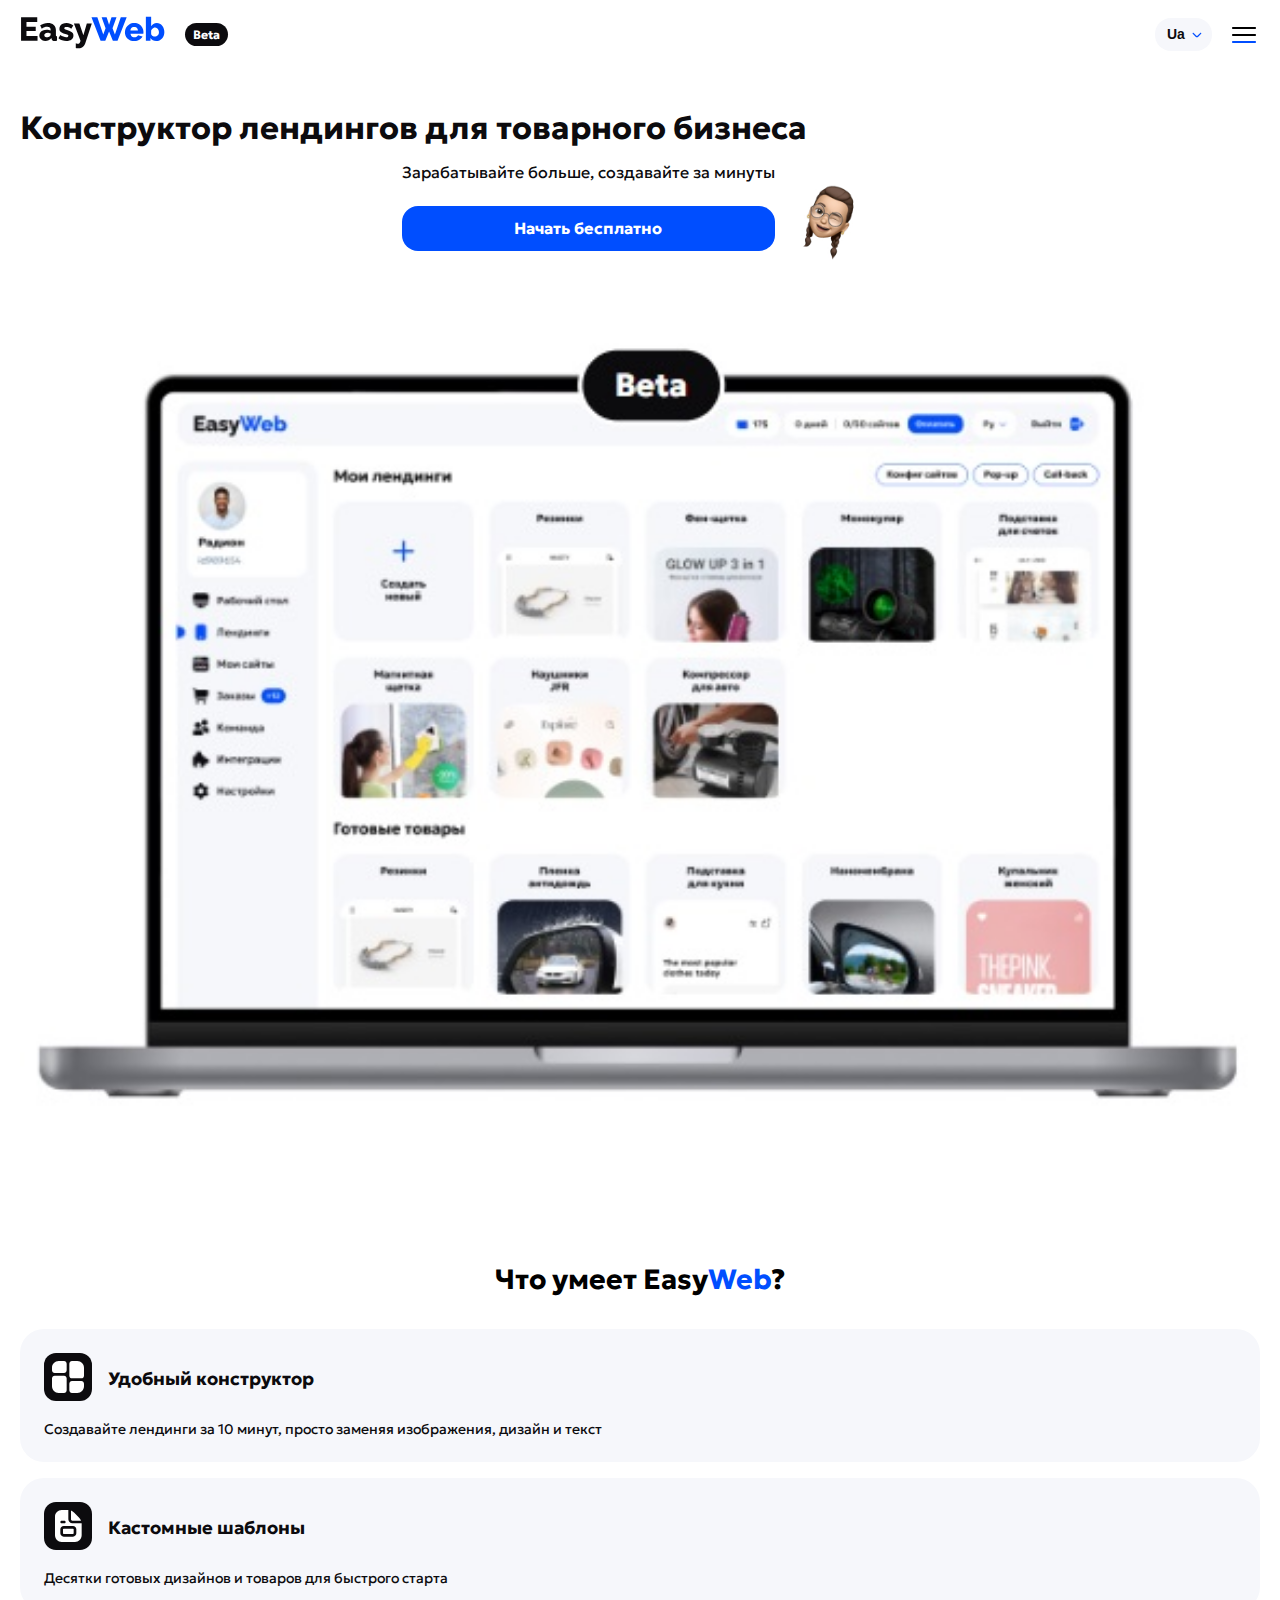
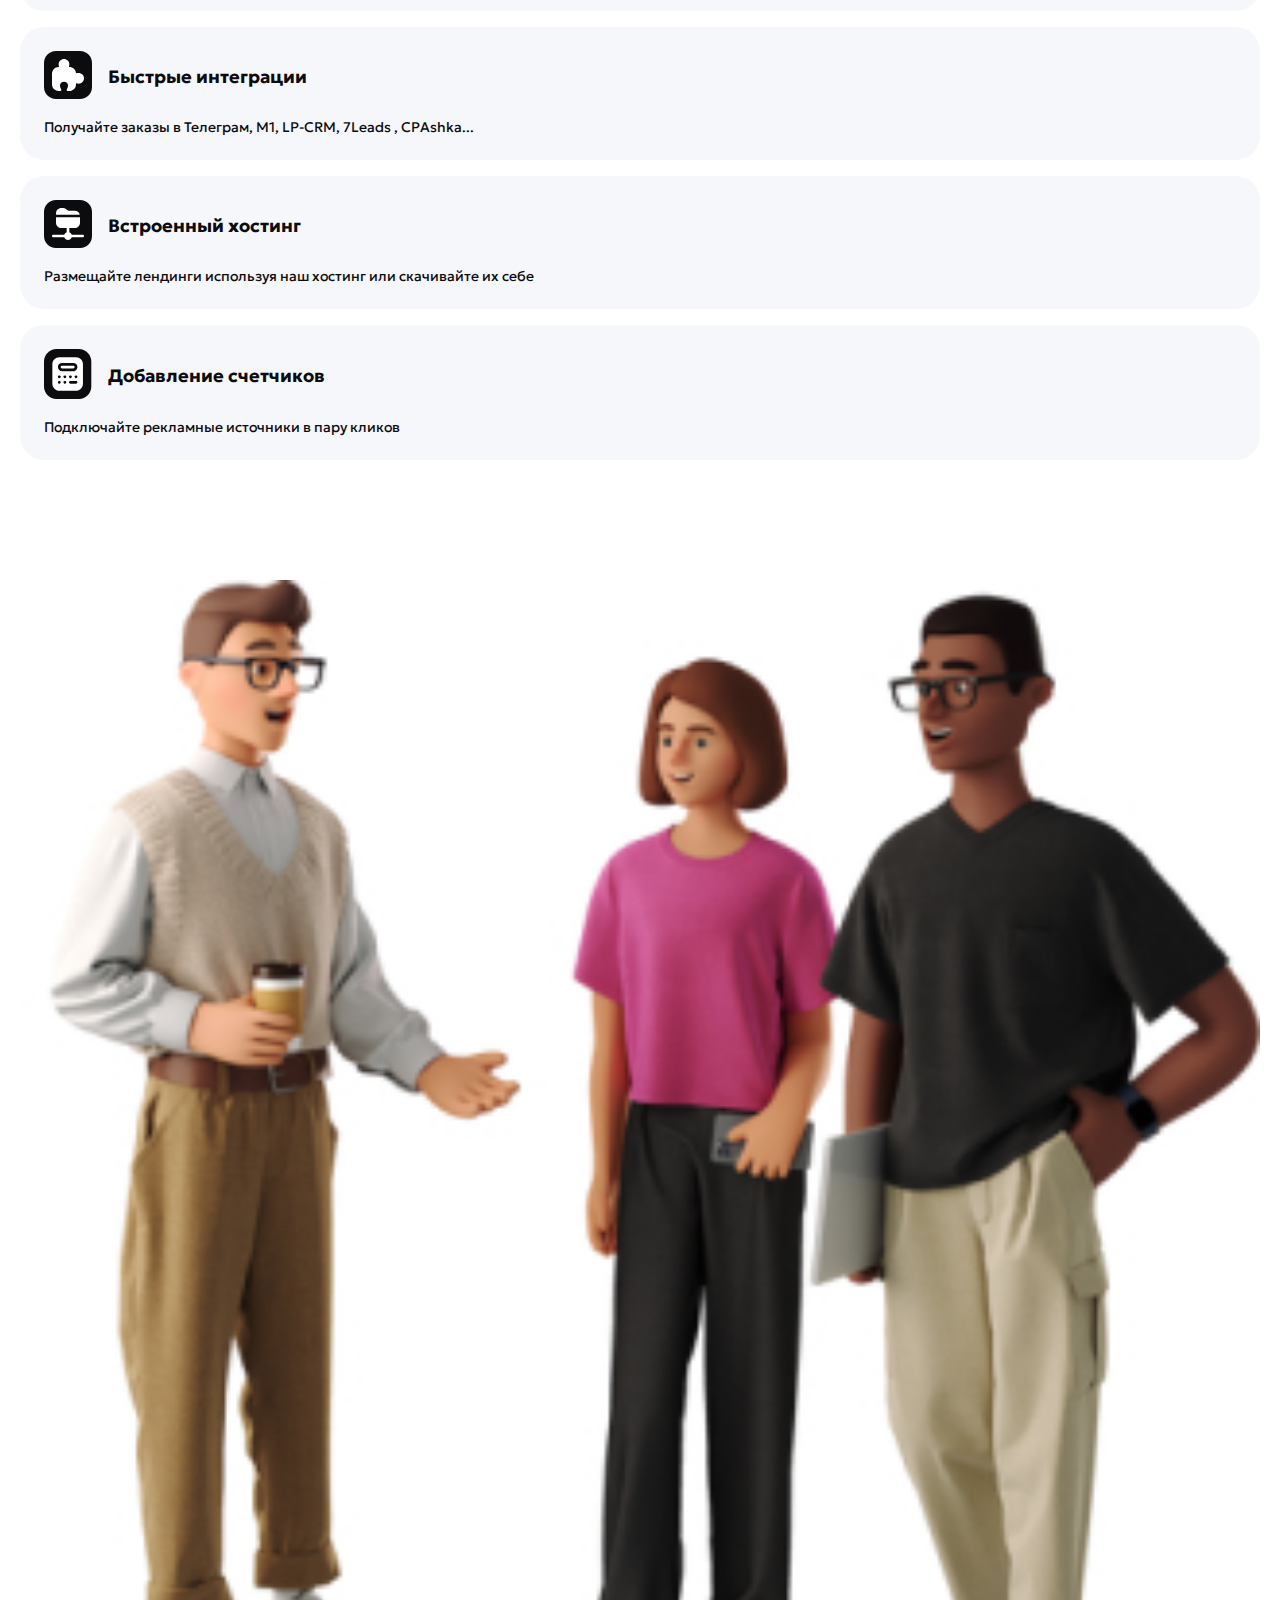
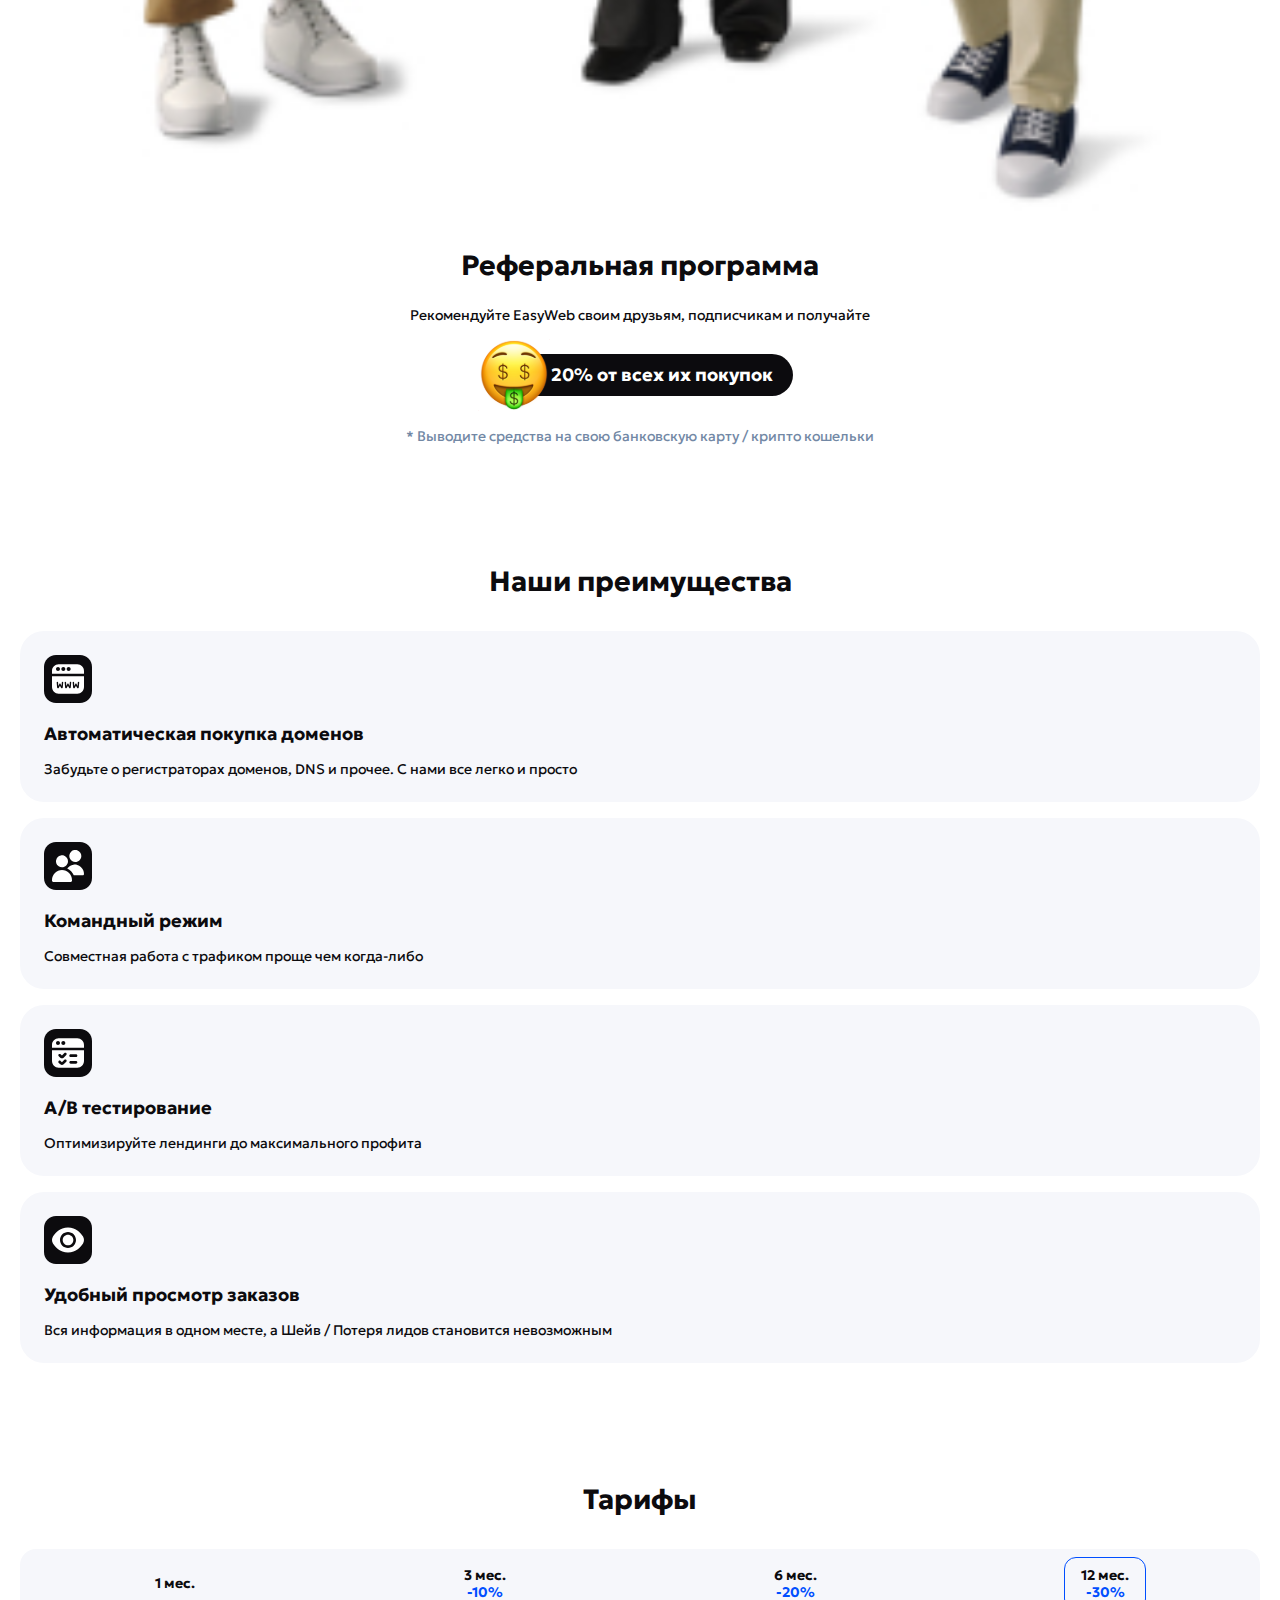
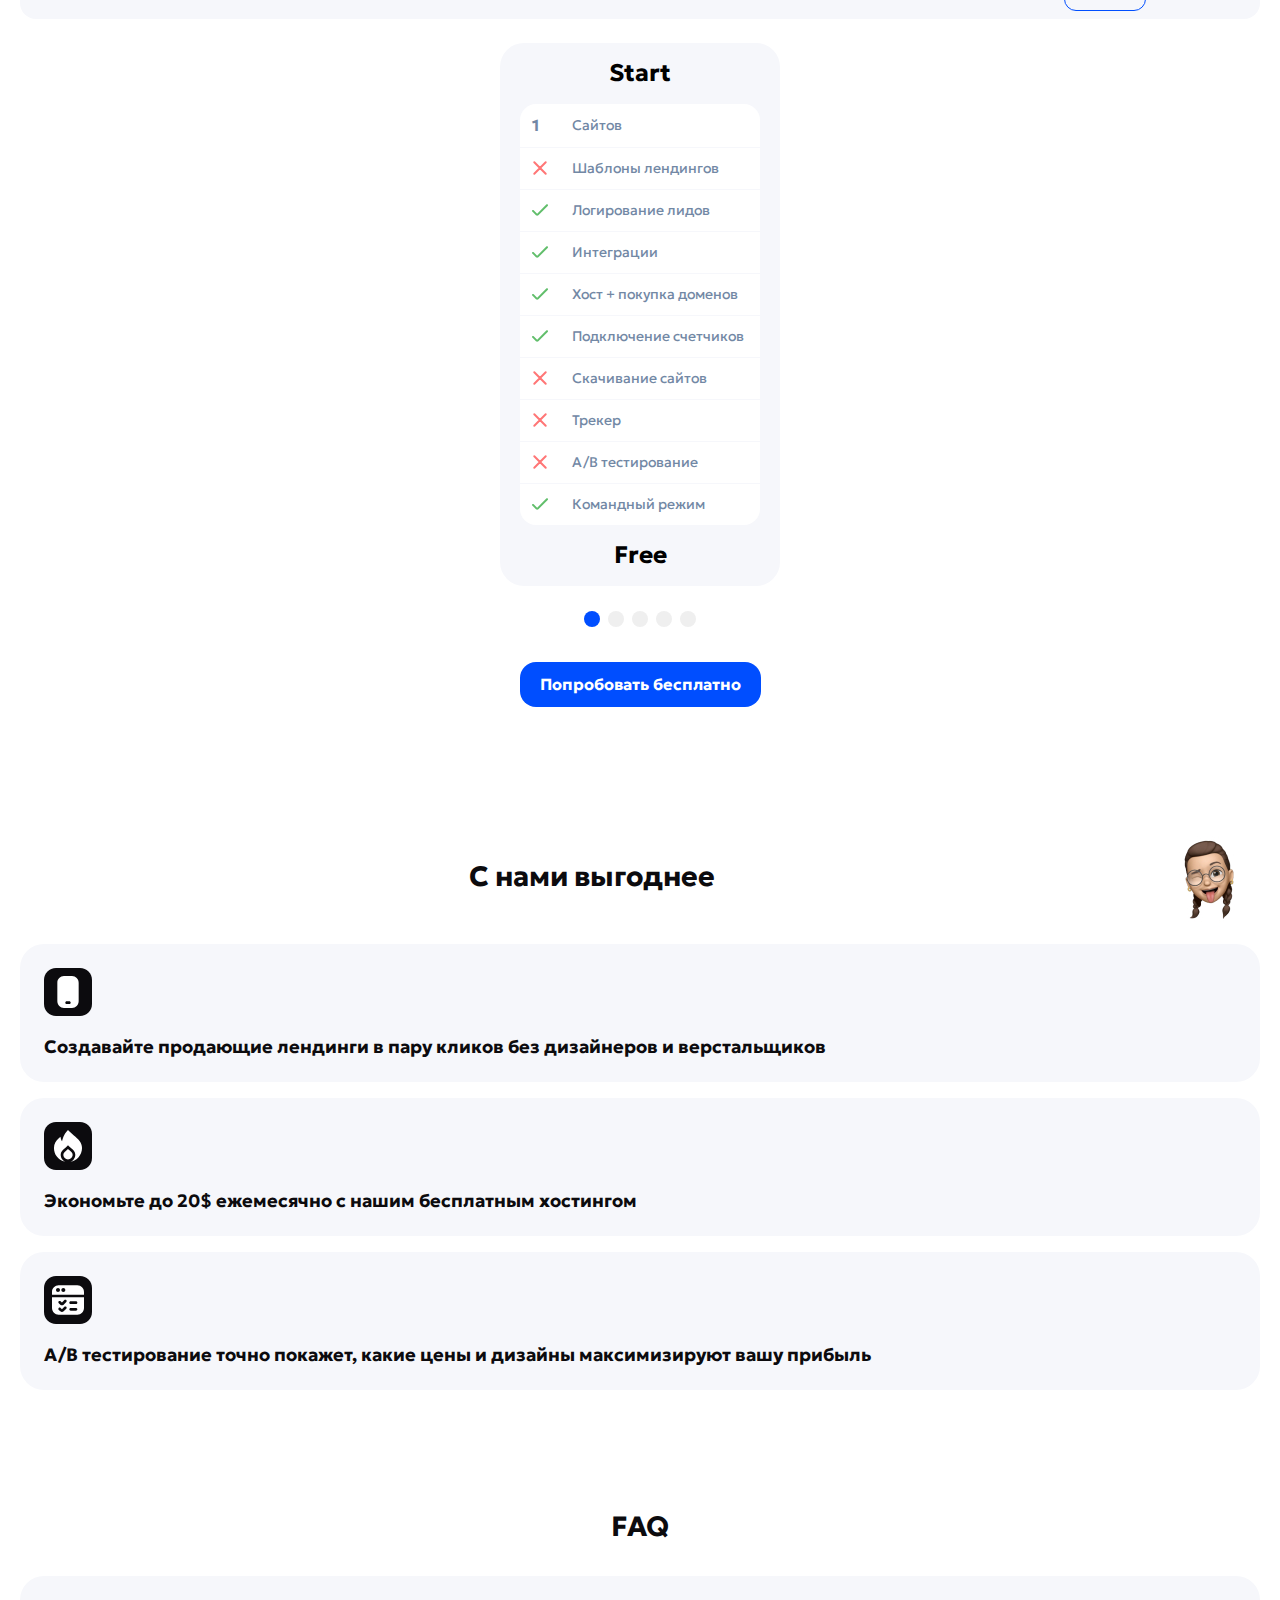
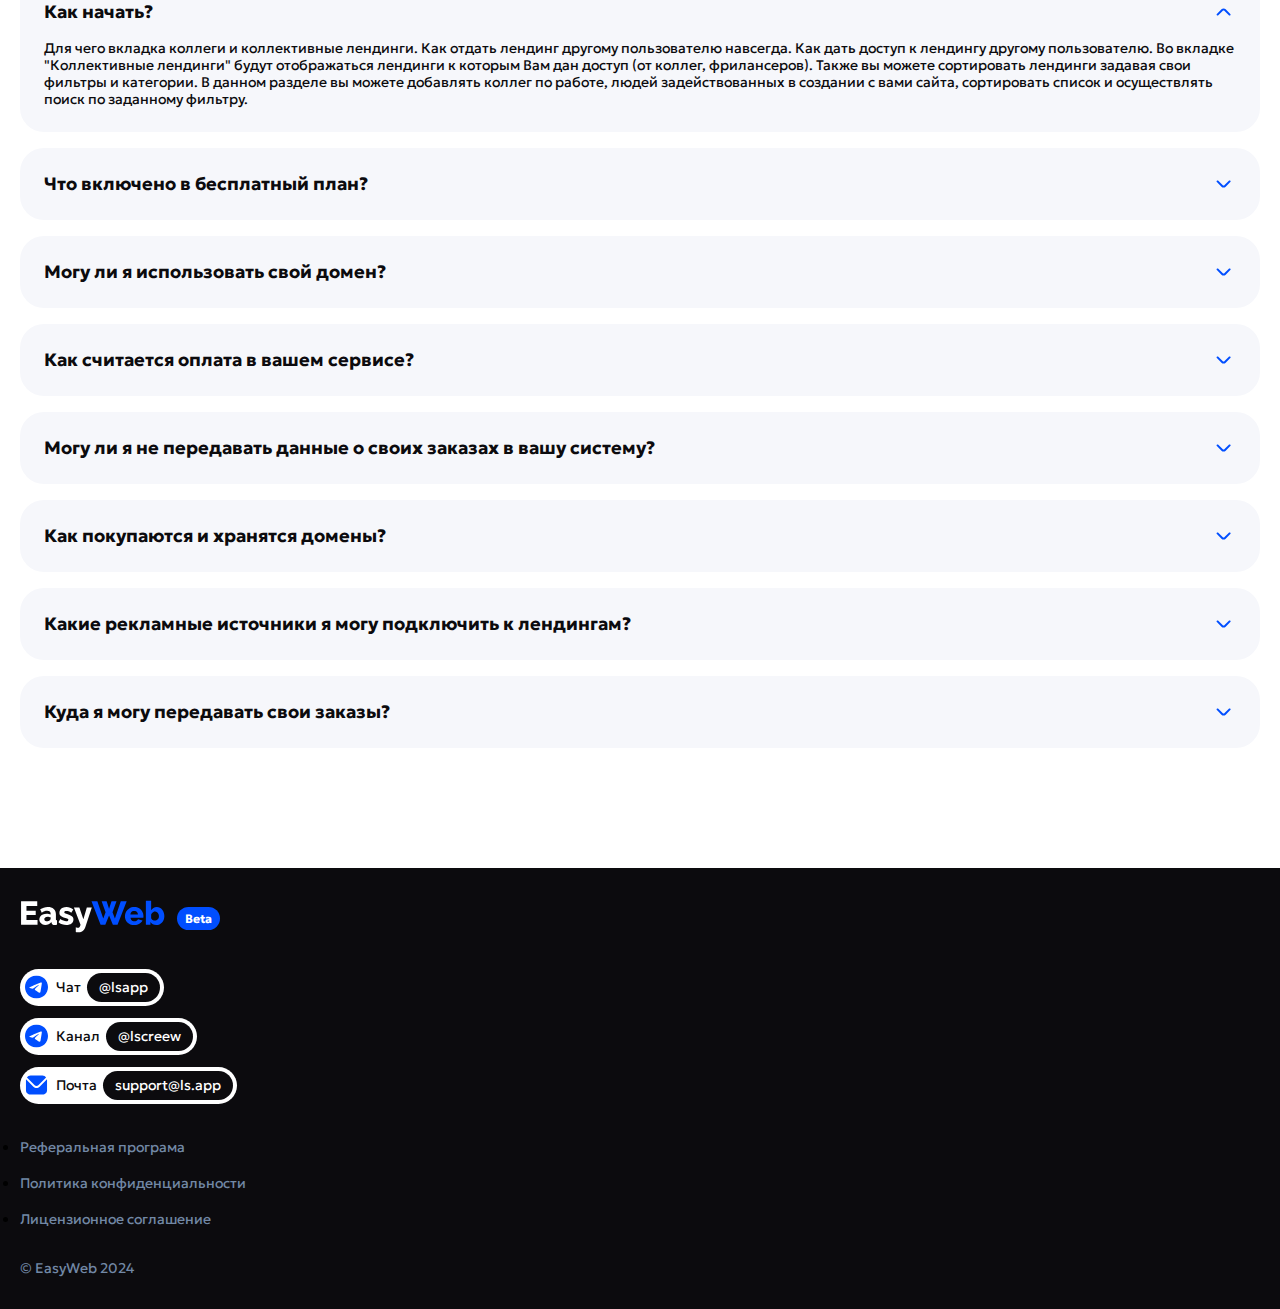
<file: index.html>
<!DOCTYPE html>
<html lang="ru" class="page">
<head>
  <meta charset="UTF-8">
  <meta name="viewport" content="width=device-width, initial-scale=1.0">
  <link rel="preconnect" href="https://fonts.googleapis.com">
  <link rel="preconnect" href="https://fonts.gstatic.com" crossorigin>
  <link href="https://fonts.googleapis.com/css2?family=Geologica:wght@100..900&display=swap" rel="stylesheet">
  <link rel="stylesheet" href="styles/styles.css" />
  <title>EasyWeb Main</title>
</head>
<body class="page__body">
  <header class="page__header header">
    <div class="container">
      <div class="header__content">
        <div class="top header__top">
          <div class="top__left-container">
            <div class="top__logo-betasign-container">
              <a href='#' class="logo">
                <img
                  class="logo__image"
                  src="images/headerLogo.svg"
                  alt="Header Logo"
                >
              </a>
  
              <div class="top__beta-sign">
                Beta
              </div>
            </div>

            <ul class="top__desktop-list">
              <li class="top__desktop-item">
                <a href="#advantages" class="top__desktop-link">
                  Преимущества
                </a>
              </li>
    
              <li class="top__desktop-item">
                <a href="#rates" class="top__desktop-link">
                  Тарифы
                </a>
              </li>
    
              <li class="top__desktop-item">
                <a href="#faq" class="top__desktop-link">
                  FAQ
                </a>
              </li>
            </ul>
          </div>

          <button class="top__select-language-button">
            <span class="top__text-lang">Ua</span>

            <div class="icon icon--language-arrow"></div>
          </button>

          <a href="#menu" class="icon icon--menu"></a>

          <div class="top__enter-registration-buttons-container">
            <a href="pages/authorization.html" class="button button--white">
              Вход
            </a>
  
            <a href="pages/registration.html" class="button button--blue">
              Регистрация
            </a>
          </div>
        </div>

        <div class="grid-cover">
          <div class="header__image-info-container">
            <div class="header__info-container">
              <h1 class="header__info-title">
                Конструктор лендингов для товарного бизнеса
              </h1>
  
              <div class="header__mobile-info-container">
                <div class="header__mobile-info-container-left">
                  <h2 class="header__info">
                    Зарабатывайте больше, создавайте за минуты
                  </h2>
  
                  <a href="#" class="button button--blue">Начать бесплатно</a>
                </div>
  
                <div class="header__mobile-info-container-right">
                  <img
                    src="images/header-mobile-girl.jpg"
                    class="header__girl-image"
                    alt="Mobile Girl"
                  >
                </div>
              </div>
  
              <div class="header__desktop-info-container">
                <h2 class="header__info">
                  Зарабатывайте больше, создавайте за минуты
                </h2>

                <div class="header__desktop-button-girlimage-container">
                  <a href="#" class="button button--blue">Начать бесплатно</a>

                  <div class="header__mobile-info-container-right">
                    <img
                      src="images/header-desktop-girl.jpg"
                      class="header__girl-image"
                      alt="Mobile Girl"
                    >
                  </div>
                </div>
              </div>
            </div>
  
            <div class="header__image-container header__image-container--mobile">
              <img
                src="images/header-mobile-mackbook.jpg"
                alt="Mobile Mackbook"
                class="header__image"
              >
            </div>

            <div class="header__image-container header__image-container--desktop">
              <img
                src="images/header-desktop-mackbook.jpg"
                alt="Mobile Mackbook"
                class="header__image"
              >
            </div>
          </div>
        </div>
      </div>
    </div>
  </header>

  <nav id="menu" class="menu page__menu">
    <div class="container">
      <div class="menu__content">
        <div class="top menu__top">
          <div class="top__left-container">
            <div class="top__logo-betasign-container">
              <a href='#' class="logo">
                <img
                  class="logo__image"
                  src="images/headerLogo.svg"
                  alt="Header Logo"
                >
              </a>
  
              <div class="top__beta-sign">
                Beta
              </div>
            </div>
          </div>

          <button class="top__select-language-button">
            <span class="top__text-lang">Ua</span>

            <div class="icon icon--language-arrow"></div>
          </button>

          <a href="#" class="icon icon--cross"></a>
        </div>

        <ul class="menu__list">
          <li class="menu__item">
            <a href="#advantages" class="menu__link">
              Преимущества
            </a>
          </li>

          <li class="menu__item">
            <a href="#rates" class="menu__link">
              Тарифы
            </a>
          </li>

          <li class="menu__item">
            <a href="#faq" class="menu__link">
              FAQ
            </a>
          </li>

          <li class="menu__item">
            <a href="#contacts" class="menu__link">
              Контакты
            </a>
          </li>
        </ul>

        <div class="menu__enter-registration-buttons-container">
          <a href="pages/authorization.html" class="button button--white">
            Вход
          </a>

          <a href="pages/registration.html" class="button button--blue">
            Регистрация
          </a>
        </div>
      </div>
    </div>
  </nav>

  <main>
    <section class="about-easy-web page__about-easy-web">
      <div class="container">
        <div class="about-easy-web__content">
          <div class="about-easy-web__carousel-container">
            <div class="about-easy-web__title-arrows-container">
              <h2 class="about-easy-web__title">
                Что умеет Easy<span class="about-easy-web__title about-easy-web__title--blue">Web</span>?
              </h2>
  
              <div class="about-easy-web__arrows-container">
                <button class="about-easy-web__arrow about-easy-web__left-arrow">
                  <div class="icon icon--enable-left">
                </button>

                <button class="about-easy-web__arrow about-easy-web__arrow--blue about-easy-web__right-arrow">
                  <div class="icon icon--enable-right">
                </button>
              </div>
            </div>

            <ul
              class="about-easy-web__mobile-list"
            >
              <li class="about-easy-web__mobile-item">
                <div class="gray-block about-easy-web__block">
                  <div class="gray-block__image-title-container gray-block__image-title-container--flexrow">
                    <div class="gray-block__image-container">
                      <img
                        src="images/about-easy-web-icon-1.svg"
                        alt="About Easy Web Icon 1"
                        class="gray-block__icon-image"
                      >
                    </div>

                    <h3 class="gray-block__title-container">
                      Удобный конструктор
                    </h3>
                  </div>

                  <p class="gray-block__info">
                    Создавайте лендинги за 10 минут, просто заменяя изображения, дизайн и текст
                  </p>
                </div>
              </li>

              <li class="about-easy-web__mobile-item">
                <div class="gray-block about-easy-web__block">
                  <div class="gray-block__image-title-container gray-block__image-title-container--flexrow">
                    <div class="gray-block__image-container">
                      <img
                        src="images/about-easy-web-icon-2.svg"
                        alt="About Easy Web Icon 2"
                        class="gray-block__icon-image"
                      >
                    </div>

                    <h3 class="gray-block__title-container">
                      Кастомные шаблоны
                    </h3>
                  </div>

                  <p class="gray-block__info">
                    Десятки готовых дизайнов и товаров для быстрого старта
                  </p>
                </div>
              </li>

              <li class="about-easy-web__mobile-item">
                <div class="gray-block about-easy-web__block">
                  <div class="gray-block__image-title-container gray-block__image-title-container--flexrow">
                    <div class="gray-block__image-container">
                      <img
                        src="images/about-easy-web-icon-3.svg"
                        alt="About Easy Web Icon 3"
                        class="gray-block__icon-image"
                      >
                    </div>

                    <h3 class="gray-block__title-container">
                      Быстрые интеграции
                    </h3>
                  </div>

                  <p class="gray-block__info">
                    Получайте заказы в Телеграм, M1, LP-CRM, 7Leads , CPAshka...
                  </p>
                </div>
              </li>

              <li class="about-easy-web__mobile-item">
                <div class="gray-block about-easy-web__block">
                  <div class="gray-block__image-title-container gray-block__image-title-container--flexrow">
                    <div class="gray-block__image-container">
                      <img
                        src="images/about-easy-web-icon-4.svg"
                        alt="About Easy Web Icon 4"
                        class="gray-block__icon-image"
                      >
                    </div>

                    <h3 class="gray-block__title-container">
                      Встроенный хостинг
                    </h3>
                  </div>

                  <p class="gray-block__info">
                    Размещайте  лендинги используя наш хостинг или скачивайте их себе
                  </p>
                </div>
              </li>

              <li class="about-easy-web__mobile-item">
                <div class="gray-block about-easy-web__block">
                  <div class="gray-block__image-title-container gray-block__image-title-container--flexrow">
                    <div class="gray-block__image-container">
                      <img
                        src="images/about-easy-web-icon-5.svg"
                        alt="About Easy Web Icon 5"
                        class="gray-block__icon-image"
                      >
                    </div>

                    <h3 class="gray-block__title-container">
                      Добавление счетчиков
                    </h3>
                  </div>

                  <p class="gray-block__info">
                    Подключайте рекламные источники в пару кликов
                  </p>
                </div>
              </li>
            </ul>

            <ul
              class="about-easy-web__carousel-list"
            >
              <li class="about-easy-web__carousel-item">
                <div class="gray-block about-easy-web__block">
                  <div class="gray-block__image-title-container gray-block__image-title-container--flexrow">
                    <div class="gray-block__image-container">
                      <img
                        src="images/about-easy-web-icon-1.svg"
                        alt="About Easy Web Icon 1"
                        class="gray-block__icon-image"
                      >
                    </div>

                    <h3 class="gray-block__title-container">
                      Удобный конструктор
                    </h3>
                  </div>

                  <p class="gray-block__info">
                    Создавайте лендинги за 10 минут, просто заменяя изображения, дизайн и текст
                  </p>
                </div>
              </li>

              <li class="about-easy-web__carousel-item">
                <div class="gray-block about-easy-web__block">
                  <div class="gray-block__image-title-container gray-block__image-title-container--flexrow">
                    <div class="gray-block__image-container">
                      <img
                        src="images/about-easy-web-icon-2.svg"
                        alt="About Easy Web Icon 2"
                        class="gray-block__icon-image"
                      >
                    </div>

                    <h3 class="gray-block__title-container">
                      Кастомные шаблоны
                    </h3>
                  </div>

                  <p class="gray-block__info">
                    Десятки готовых дизайнов и товаров для быстрого старта
                  </p>
                </div>
              </li>

              <li class="about-easy-web__carousel-item">
                <div class="gray-block about-easy-web__block">
                  <div class="gray-block__image-title-container gray-block__image-title-container--flexrow">
                    <div class="gray-block__image-container">
                      <img
                        src="images/about-easy-web-icon-3.svg"
                        alt="About Easy Web Icon 3"
                        class="gray-block__icon-image"
                      >
                    </div>

                    <h3 class="gray-block__title-container">
                      Быстрые интеграции
                    </h3>
                  </div>

                  <p class="gray-block__info">
                    Получайте заказы в Телеграм, M1, LP-CRM, 7Leads , CPAshka...
                  </p>
                </div>
              </li>

              <li class="about-easy-web__carousel-item">
                <div class="gray-block about-easy-web__block">
                  <div class="gray-block__image-title-container gray-block__image-title-container--flexrow">
                    <div class="gray-block__image-container">
                      <img
                        src="images/about-easy-web-icon-4.svg"
                        alt="About Easy Web Icon 4"
                        class="gray-block__icon-image"
                      >
                    </div>

                    <h3 class="gray-block__title-container">
                      Встроенный хостинг
                    </h3>
                  </div>

                  <p class="gray-block__info">
                    Размещайте  лендинги используя наш хостинг или скачивайте их себе
                  </p>
                </div>
              </li>

              <li class="about-easy-web__carousel-item">
                <div class="gray-block about-easy-web__block">
                  <div class="gray-block__image-title-container gray-block__image-title-container--flexrow">
                    <div class="gray-block__image-container">
                      <img
                        src="images/about-easy-web-icon-5.svg"
                        alt="About Easy Web Icon 5"
                        class="gray-block__icon-image"
                      >
                    </div>

                    <h3 class="gray-block__title-container">
                      Добавление счетчиков
                    </h3>
                  </div>

                  <p class="gray-block__info">
                    Подключайте рекламные источники в пару кликов
                  </p>
                </div>
              </li>
            </ul>
          </div>

          <div class="about-easy-web__refferal-program">
            <div class="grid-cover">
              <div class="about-easy-web__refferal-program-image-info-container">
                <div class="about-easy-web__refferal-program-image-container about-easy-web__refferal-program-image-container--mobile">
                  <img
                    src="images/refferal-program-mobile-image.jpg"
                    alt="Mobile Young People"
                    class="about-easy-web__image"
                  >
                </div>

                <div class="about-easy-web__refferal-program-image-container about-easy-web__refferal-program-image-container--desktop">
                  <img
                    src="images/refferal-program-desktop-image.jpg"
                    alt="Mobile Young People"
                    class="about-easy-web__image"
                  >
                </div>
  
                <div class="about-easy-web__refferal-program-info-container">
                  <h2 class="about-easy-web__refferal-title">
                    Реферальная программа
                  </h2>
  
                  <p class="about-easy-web__refferal-info">
                    Рекомендуйте EasyWeb своим друзьям, подписчикам и получайте
                  </p>
  
                  <div class="about-easy-web__refferal-sale-container">
                    <div class="about-easy-web__smile-container">
                      <img
                        src="images/smile-image.svg"
                        class="about-easy-web__image"
                        alt="Smile Image"
                      >
                    </div>
  
                    <div class="about-easy-web__sale-container">
                      20% от всех их покупок
                    </div>
                  </div>
  
                  <p class="about-easy-web__refferal-more-info">
                    Выводите средства на свою банковскую карту / крипто кошельки
                  </p>
                </div>
              </div>
            </div>
          </div>
        </div>
      </div>
    </section>

    <section id="advantages" class="advantages page__advantages">
      <div class="container">
        <div class="advantages__content">
          <h2 class="advantages__title">
            Наши преимущества
          </h2>

          <div class="grid-cover">
            <div class="advantages__blocks-container">
              <div class="gray-block advantages__block advantages__block--1">
                <div class="gray-block__image-title-container gray-block__image-title-container--flexcol">
                  <div class="gray-block__image-container">
                    <img
                      src="images/advantages-icon-1.svg"
                      alt="Advantages Icon 1"
                      class="gray-block__icon-image"
                    >
                  </div>
  
                  <h3 class="gray-block__title-container">
                    Автоматическая покупка доменов
                  </h3>
                </div>
  
                <p class="gray-block__info">
                  Забудьте о регистраторах доменов, DNS и прочее. С нами все легко и просто
                </p>
              </div>
  
              <div class="gray-block advantages__block advantages__block--2">
                <div class="gray-block__image-title-container gray-block__image-title-container--flexcol">
                  <div class="gray-block__image-container">
                    <img
                      src="images/advantages-icon-2.svg"
                      alt="Advantages Icon 2"
                      class="gray-block__icon-image"
                    >
                  </div>
  
                  <h3 class="gray-block__title-container">
                    Командный режим
                  </h3>
                </div>
  
                <p class="gray-block__info">
                  Совместная работа с трафиком проще чем когда-либо
                </p>
              </div>
  
              <div class="gray-block advantages__block advantages__block--3">
                <div class="gray-block__image-title-container gray-block__image-title-container--flexcol">
                  <div class="gray-block__image-container">
                    <img
                      src="images/advantages-icon-3.svg"
                      alt="Advantages Icon 3"
                      class="gray-block__icon-image"
                    >
                  </div>
  
                  <h3 class="gray-block__title-container">
                    A/B тестирование
                  </h3>
                </div>
  
                <p class="gray-block__info">
                  Оптимизируйте лендинги до максимального профита
                </p>
              </div>
  
              <div class="gray-block advantages__block advantages__block--4">
                <div class="gray-block__image-title-container gray-block__image-title-container--flexcol">
                  <div class="gray-block__image-container">
                    <img
                      src="images/advantages-icon-4.svg"
                      alt="About Easy Web Icon 4"
                      class="gray-block__icon-image"
                    >
                  </div>
  
                  <h3 class="gray-block__title-container">
                    Удобный просмотр заказов
                  </h3>
                </div>
  
                <p class="gray-block__info">
                  Вся информация в одном месте, а Шейв / Потеря лидов становится невозможным
                </p>
              </div>
            </div>
          </div>
        </div>
      </div>
    </section>

    <section id="rates" class="rates page__rates">
      <div class="container">
        <div class="rates__content">
          <div class="rates__mobile-rates-container">
            <h2 class="rates__title">
              Тарифы
            </h2>

            <div class="rates__sales-container">
              <div class="rates__sales">
                <h3 class="rates__about-sale">
                  1 мес.
                </h3>
              </div>

              <div class="rates__sales">
                <h3 class="rates__about-sale">
                  3 мес.
                </h3>

                <h3 class="rates__about-sale rates__about-sale--sale">
                  -10%
                </h3>
              </div>

              <div class="rates__sales">
                <h3 class="rates__about-sale">
                  6 мес.
                </h3>

                <h3 class="rates__about-sale rates__about-sale--sale">
                  -20%
                </h3>
              </div>

              <div class="rates__sales rates__sales--active">
                <h3 class="rates__about-sale">
                  12 мес.
                </h3>

                <h3 class="rates__about-sale rates__about-sale--sale">
                  -30%
                </h3>
              </div>
            </div>

            <div class="rates__carousel">
              <ul class="rates__carousel-list">
                <li class="rates__carousel-item">
                  <div class="rates__rate-block">
                    <h3 class="rates__rate-title rates__rate-title--top">
                      Start
                    </h3>
      
                    <ul class="rates__rate-list">
                      <li class="rates__rate-item">
                        <h4 class="rates__info rates__info--count">1</h4>
      
                        <p class="rates__info">
                          Сайтов
                        </p>
                      </li>
      
                      <li class="rates__rate-item">
                        <div class="icon icon--rate-cross"></div>
      
                        <p class="rates__info">
                          Шаблоны лендингов
                        </p>
                      </li>
      
                      <li class="rates__rate-item">
                        <div class="icon icon--rate-check"></div>
      
                        <p class="rates__info">
                          Логирование лидов
                        </p>
                      </li>
      
                      <li class="rates__rate-item">
                        <div class="icon icon--rate-check"></div>
      
                        <p class="rates__info">
                          Интеграции
                        </p>
                      </li>
      
                      <li class="rates__rate-item">
                        <div class="icon icon--rate-check"></div>
      
                        <p class="rates__info">
                          Хост + покупка доменов
                        </p>
                      </li>
      
                      <li class="rates__rate-item">
                        <div class="icon icon--rate-check"></div>
      
                        <p class="rates__info">
                          Подключение счетчиков
                        </p>
                      </li>
      
                      <li class="rates__rate-item">
                        <div class="icon icon--rate-cross"></div>
      
                        <p class="rates__info">
                          Скачивание сайтов
                        </p>
                      </li>
      
                      <li class="rates__rate-item">
                        <div class="icon icon--rate-cross"></div>
      
                        <p class="rates__info">
                          Трекер
                        </p>
                      </li>
      
                      <li class="rates__rate-item">
                        <div class="icon icon--rate-cross"></div>
      
                        <p class="rates__info">
                          А/B тестирование
                        </p>
                      </li>
      
                      <li class="rates__rate-item">
                        <div class="icon icon--rate-check"></div>
      
                        <p class="rates__info">
                          Командный режим
                        </p>
                      </li>
                    </ul>
      
                    <h3 class="rates__rate-title rates__rate-title--bottom">
                      Free
                    </h3>
                  </div>
                </li>

                <li class="rates__carousel-item">
                  <div class="rates__rate-block">
                    <h3 class="rates__rate-title rates__rate-title--top">
                      Lite
                    </h3>
      
                    <ul class="rates__rate-list">
                      <li class="rates__rate-item">
                        <h4 class="rates__info rates__info--count">3</h4>
      
                        <p class="rates__info">
                          Сайтов
                        </p>
                      </li>
      
                      <li class="rates__rate-item">
                        <div class="icon icon--rate-cross"></div>
      
                        <p class="rates__info">
                          Шаблоны лендингов
                        </p>
                      </li>
      
                      <li class="rates__rate-item">
                        <div class="icon icon--rate-check"></div>
      
                        <p class="rates__info">
                          Логирование лидов
                        </p>
                      </li>
      
                      <li class="rates__rate-item">
                        <div class="icon icon--rate-check"></div>
      
                        <p class="rates__info">
                          Интеграции
                        </p>
                      </li>
      
                      <li class="rates__rate-item">
                        <div class="icon icon--rate-check"></div>
      
                        <p class="rates__info">
                          Хост + покупка доменов
                        </p>
                      </li>
      
                      <li class="rates__rate-item">
                        <div class="icon icon--rate-check"></div>
      
                        <p class="rates__info">
                          Подключение счетчиков
                        </p>
                      </li>
      
                      <li class="rates__rate-item">
                        <div class="icon icon--rate-cross"></div>
      
                        <p class="rates__info">
                          Скачивание сайтов
                        </p>
                      </li>
      
                      <li class="rates__rate-item">
                        <div class="icon icon--rate-cross"></div>
      
                        <p class="rates__info">
                          Трекер
                        </p>
                      </li>
      
                      <li class="rates__rate-item">
                        <div class="icon icon--rate-cross"></div>
      
                        <p class="rates__info">
                          А/B тестирование
                        </p>
                      </li>
      
                      <li class="rates__rate-item">
                        <div class="icon icon--rate-check"></div>
      
                        <p class="rates__info">
                          Командный режим
                        </p>
                      </li>
                    </ul>
      
                    <h3 class="rates__rate-title rates__rate-title--bottom">
                      9.99$
                    </h3>
                  </div>
                </li>

                <li class="rates__carousel-item">
                  <div class="rates__rate-block">
                    <h3 class="rates__rate-title rates__rate-title--top">
                      Standart
                    </h3>
      
                    <ul class="rates__rate-list">
                      <li class="rates__rate-item">
                        <h4 class="rates__info rates__info--count">10</h4>
      
                        <p class="rates__info">
                          Сайтов
                        </p>
                      </li>
      
                      <li class="rates__rate-item">
                        <div class="icon icon--rate-check"></div>
      
                        <p class="rates__info">
                          Шаблоны лендингов
                        </p>
                      </li>
      
                      <li class="rates__rate-item">
                        <div class="icon icon--rate-check"></div>
      
                        <p class="rates__info">
                          Логирование лидов
                        </p>
                      </li>
      
                      <li class="rates__rate-item">
                        <div class="icon icon--rate-check"></div>
      
                        <p class="rates__info">
                          Интеграции
                        </p>
                      </li>
      
                      <li class="rates__rate-item">
                        <div class="icon icon--rate-check"></div>
      
                        <p class="rates__info">
                          Хост + покупка доменов
                        </p>
                      </li>
      
                      <li class="rates__rate-item">
                        <div class="icon icon--rate-check"></div>
      
                        <p class="rates__info">
                          Подключение счетчиков
                        </p>
                      </li>
      
                      <li class="rates__rate-item">
                        <div class="icon icon--rate-cross"></div>
      
                        <p class="rates__info">
                          Скачивание сайтов
                        </p>
                      </li>
      
                      <li class="rates__rate-item">
                        <div class="icon icon--rate-cross"></div>
      
                        <p class="rates__info">
                          Трекер
                        </p>
                      </li>
      
                      <li class="rates__rate-item">
                        <div class="icon icon--rate-cross"></div>
      
                        <p class="rates__info">
                          А/B тестирование
                        </p>
                      </li>
      
                      <li class="rates__rate-item">
                        <div class="icon icon--rate-check"></div>
      
                        <p class="rates__info">
                          Командный режим
                        </p>
                      </li>
                    </ul>
      
                    <h3 class="rates__rate-title rates__rate-title--bottom">
                      19.99$
                    </h3>
                  </div>
                </li>

                <li class="rates__carousel-item">
                  <div class="rates__rate-block">
                    <h3 class="rates__rate-title rates__rate-title--top">
                      Pro
                    </h3>
      
                    <ul class="rates__rate-list">
                      <li class="rates__rate-item">
                        <h4 class="rates__info rates__info--count">50</h4>
      
                        <p class="rates__info">
                          Сайтов
                        </p>
                      </li>
      
                      <li class="rates__rate-item">
                        <div class="icon icon--rate-check"></div>
      
                        <p class="rates__info">
                          Шаблоны лендингов
                        </p>
                      </li>
      
                      <li class="rates__rate-item">
                        <div class="icon icon--rate-check"></div>
      
                        <p class="rates__info">
                          Логирование лидов
                        </p>
                      </li>
      
                      <li class="rates__rate-item">
                        <div class="icon icon--rate-check"></div>
      
                        <p class="rates__info">
                          Интеграции
                        </p>
                      </li>
      
                      <li class="rates__rate-item">
                        <div class="icon icon--rate-check"></div>
      
                        <p class="rates__info">
                          Хост + покупка доменов
                        </p>
                      </li>
      
                      <li class="rates__rate-item">
                        <div class="icon icon--rate-check"></div>
      
                        <p class="rates__info">
                          Подключение счетчиков
                        </p>
                      </li>
      
                      <li class="rates__rate-item">
                        <div class="icon icon--rate-check"></div>
      
                        <p class="rates__info">
                          Скачивание сайтов
                        </p>
                      </li>
      
                      <li class="rates__rate-item">
                        <div class="icon icon--rate-cross"></div>
      
                        <p class="rates__info">
                          Трекер
                        </p>
                      </li>
      
                      <li class="rates__rate-item">
                        <div class="icon icon--rate-cross"></div>
      
                        <p class="rates__info">
                          А/B тестирование
                        </p>
                      </li>
      
                      <li class="rates__rate-item">
                        <div class="icon icon--rate-check"></div>
      
                        <p class="rates__info">
                          Командный режим
                        </p>
                      </li>
                    </ul>
      
                    <h3 class="rates__rate-title rates__rate-title--bottom">
                      49$
                    </h3>
                  </div>
                </li>

                <li class="rates__carousel-item">
                  <div class="rates__rate-block">
                    <h3 class="rates__rate-title rates__rate-title--top">
                      Premium
                    </h3>
      
                    <ul class="rates__rate-list">
                      <li class="rates__rate-item">
                        <h4 class="rates__info rates__info--count">200</h4>
      
                        <p class="rates__info">
                          Сайтов
                        </p>
                      </li>
      
                      <li class="rates__rate-item">
                        <div class="icon icon--rate-check"></div>
      
                        <p class="rates__info">
                          Шаблоны лендингов
                        </p>
                      </li>
      
                      <li class="rates__rate-item">
                        <div class="icon icon--rate-check"></div>
      
                        <p class="rates__info">
                          Логирование лидов
                        </p>
                      </li>
      
                      <li class="rates__rate-item">
                        <div class="icon icon--rate-check"></div>
      
                        <p class="rates__info">
                          Интеграции
                        </p>
                      </li>
      
                      <li class="rates__rate-item">
                        <div class="icon icon--rate-check"></div>
      
                        <p class="rates__info">
                          Хост + покупка доменов
                        </p>
                      </li>
      
                      <li class="rates__rate-item">
                        <div class="icon icon--rate-check"></div>
      
                        <p class="rates__info">
                          Подключение счетчиков
                        </p>
                      </li>
      
                      <li class="rates__rate-item">
                        <div class="icon icon--rate-check"></div>
      
                        <p class="rates__info">
                          Скачивание сайтов
                        </p>
                      </li>
      
                      <li class="rates__rate-item">
                        <div class="icon icon--rate-check"></div>
      
                        <p class="rates__info">
                          Трекер
                        </p>
                      </li>
      
                      <li class="rates__rate-item">
                        <div class="icon icon--rate-check"></div>
      
                        <p class="rates__info">
                          А/B тестирование
                        </p>
                      </li>
      
                      <li class="rates__rate-item">
                        <div class="icon icon--rate-check"></div>
      
                        <p class="rates__info">
                          Командный режим
                        </p>
                      </li>
                    </ul>
      
                    <h3 class="rates__rate-title rates__rate-title--bottom">
                      99$
                    </h3>
                  </div>
                </li>
              </ul>

              <ul class="rates__carousel-buttons">
                <li class="rates__carousel-button-item">
                  <button class="rates__carousel-button"></button>
                </li>

                <li class="rates__carousel-button-item">
                  <button class="rates__carousel-button"></button>
                </li>

                <li class="rates__carousel-button-item">
                  <button class="rates__carousel-button"></button>
                </li>

                <li class="rates__carousel-button-item">
                  <button class="rates__carousel-button"></button>
                </li>

                <li class="rates__carousel-button-item">
                  <button class="rates__carousel-button"></button>
                </li>
              </ul>

              <a href="#" class="button button--blue">
                Попробовать бесплатно
              </a>
            </div>
          </div>

          <div class="rates__desktop-rates-container">
            <div class="rates__title-sales-container">
              <h2 class="rates__title">Тарифы</h2>

              <div class="rates__desktop-sales-container">
                <div class="rates__desktop-sales rates__desktop-sales--active">
                  <h3 class="rates__about-sale">1 месяц</h3>
                </div>

                <div class="rates__desktop-sales">
                  <h3 class="rates__about-sale">3 месяца</h3>

                  <h3 class="rates__about-sale rates__about-sale--sale">-10%</h3>
                </div>

                <div class="rates__desktop-sales">
                  <h3 class="rates__about-sale">6 месяцев</h3>

                  <h3 class="rates__about-sale rates__about-sale--sale">-20%</h3>
                </div>

                <div class="rates__desktop-sales">
                  <h3 class="rates__about-sale">12 месяцев</h3>

                  <h3 class="rates__about-sale rates__about-sale--sale">-30%</h3>
                </div>
              </div>
            </div>

            <div class="rates__desktop-titles-rates-container">
              <ul class="rates__left-info-list">
                <li class="rates__left-info-item">
                  <p class="rates__info">
                    Сайтов
                  </p>
                </li>

                <li class="rates__left-info-item">
                  <p class="rates__info">
                    Шаблоны лендингов
                  </p>
                </li>

                <li class="rates__left-info-item">
                  <p class="rates__info">
                    Логирование лидов
                  </p>
                </li>

                <li class="rates__left-info-item">
                  <p class="rates__info">
                    Интеграции
                  </p>
                </li>

                <li class="rates__left-info-item">
                  <p class="rates__info">
                    Хост + покупка доменов
                  </p>
                </li>

                <li class="rates__left-info-item">
                  <p class="rates__info">
                    Подключение счетчиков
                  </p>
                </li>

                <li class="rates__left-info-item">
                  <p class="rates__info">
                    Скачивание сайтов
                  </p>
                </li>

                <li class="rates__left-info-item">
                  <p class="rates__info">
                    Трекер
                  </p>
                </li>

                <li class="rates__left-info-item">
                  <p class="rates__info">
                    А/B тестирование
                  </p>
                </li>

                <li class="rates__left-info-item">
                  <p class="rates__info">
                    Командный режим
                  </p>
                </li>
              </ul>

              <div class="rates__right-rate-blocks-container">
                <div class="rates__rate-block">
                  <h3 class="rates__rate-title rates__rate-title--top">
                    Start
                  </h3>
    
                  <ul class="rates__rate-list">
                    <li class="rates__rate-item">
                      <h4 class="rates__info rates__info--count">1</h4>
                    </li>
    
                    <li class="rates__rate-item">
                      <div class="icon icon--rate-cross"></div>
                    </li>
    
                    <li class="rates__rate-item">
                      <div class="icon icon--rate-check"></div>
                    </li>
    
                    <li class="rates__rate-item">
                      <div class="icon icon--rate-check"></div>
                    </li>
    
                    <li class="rates__rate-item">
                      <div class="icon icon--rate-check"></div>
                    </li>
    
                    <li class="rates__rate-item">
                      <div class="icon icon--rate-check"></div>
                    </li>
    
                    <li class="rates__rate-item">
                      <div class="icon icon--rate-cross"></div>
                    </li>
    
                    <li class="rates__rate-item">
                      <div class="icon icon--rate-cross"></div>
                    </li>
    
                    <li class="rates__rate-item">
                      <div class="icon icon--rate-cross"></div>
  
                    </li>
    
                    <li class="rates__rate-item">
                      <div class="icon icon--rate-check"></div>
                    </li>
                  </ul>
    
                  <h3 class="rates__rate-title rates__rate-title--bottom">
                    Free
                  </h3>
                </div>

                <div class="rates__rate-block">
                  <h3 class="rates__rate-title rates__rate-title--top">
                    Lite
                  </h3>
    
                  <ul class="rates__rate-list">
                    <li class="rates__rate-item">
                      <h4 class="rates__info rates__info--count">3</h4>
                    </li>
    
                    <li class="rates__rate-item">
                      <div class="icon icon--rate-cross"></div>
                    </li>
    
                    <li class="rates__rate-item">
                      <div class="icon icon--rate-check"></div>
                    </li>
    
                    <li class="rates__rate-item">
                      <div class="icon icon--rate-check"></div>
                    </li>
    
                    <li class="rates__rate-item">
                      <div class="icon icon--rate-check"></div>
                    </li>
    
                    <li class="rates__rate-item">
                      <div class="icon icon--rate-check"></div>
                    </li>
    
                    <li class="rates__rate-item">
                      <div class="icon icon--rate-cross"></div>
                    </li>
    
                    <li class="rates__rate-item">
                      <div class="icon icon--rate-cross"></div>
                    </li>
    
                    <li class="rates__rate-item">
                      <div class="icon icon--rate-cross"></div>
  
                    </li>
    
                    <li class="rates__rate-item">
                      <div class="icon icon--rate-check"></div>
                    </li>
                  </ul>
    
                  <h3 class="rates__rate-title rates__rate-title--bottom">
                    9.99$
                  </h3>
                </div>

                <div class="rates__rate-block">
                  <h3 class="rates__rate-title rates__rate-title--top">
                    Standart
                  </h3>
    
                  <ul class="rates__rate-list">
                    <li class="rates__rate-item">
                      <h4 class="rates__info rates__info--count">10</h4>
                    </li>
    
                    <li class="rates__rate-item">
                      <div class="icon icon--rate-check"></div>
                    </li>
    
                    <li class="rates__rate-item">
                      <div class="icon icon--rate-check"></div>
                    </li>
    
                    <li class="rates__rate-item">
                      <div class="icon icon--rate-check"></div>
                    </li>
    
                    <li class="rates__rate-item">
                      <div class="icon icon--rate-check"></div>
                    </li>
    
                    <li class="rates__rate-item">
                      <div class="icon icon--rate-check"></div>
                    </li>
    
                    <li class="rates__rate-item">
                      <div class="icon icon--rate-cross"></div>
                    </li>
    
                    <li class="rates__rate-item">
                      <div class="icon icon--rate-cross"></div>
                    </li>
    
                    <li class="rates__rate-item">
                      <div class="icon icon--rate-cross"></div>
  
                    </li>
    
                    <li class="rates__rate-item">
                      <div class="icon icon--rate-check"></div>
                    </li>
                  </ul>
    
                  <h3 class="rates__rate-title rates__rate-title--bottom">
                    19.99$
                  </h3>
                </div>

                <div class="rates__rate-block">
                  <h3 class="rates__rate-title rates__rate-title--top">
                    Pro
                  </h3>
    
                  <ul class="rates__rate-list">
                    <li class="rates__rate-item">
                      <h4 class="rates__info rates__info--count">50</h4>
                    </li>
    
                    <li class="rates__rate-item">
                      <div class="icon icon--rate-check"></div>
                    </li>
    
                    <li class="rates__rate-item">
                      <div class="icon icon--rate-check"></div>
                    </li>
    
                    <li class="rates__rate-item">
                      <div class="icon icon--rate-check"></div>
                    </li>
    
                    <li class="rates__rate-item">
                      <div class="icon icon--rate-check"></div>
                    </li>
    
                    <li class="rates__rate-item">
                      <div class="icon icon--rate-check"></div>
                    </li>
    
                    <li class="rates__rate-item">
                      <div class="icon icon--rate-check"></div>
                    </li>
    
                    <li class="rates__rate-item">
                      <div class="icon icon--rate-cross"></div>
                    </li>
    
                    <li class="rates__rate-item">
                      <div class="icon icon--rate-cross"></div>
  
                    </li>
    
                    <li class="rates__rate-item">
                      <div class="icon icon--rate-check"></div>
                    </li>
                  </ul>
    
                  <h3 class="rates__rate-title rates__rate-title--bottom">
                    49$
                  </h3>
                </div>

                <div class="rates__rate-block">
                  <h3 class="rates__rate-title rates__rate-title--top">
                    Premium
                  </h3>
    
                  <ul class="rates__rate-list">
                    <li class="rates__rate-item">
                      <h4 class="rates__info rates__info--count">200</h4>
                    </li>
    
                    <li class="rates__rate-item">
                      <div class="icon icon--rate-check"></div>
                    </li>
    
                    <li class="rates__rate-item">
                      <div class="icon icon--rate-check"></div>
                    </li>
    
                    <li class="rates__rate-item">
                      <div class="icon icon--rate-check"></div>
                    </li>
    
                    <li class="rates__rate-item">
                      <div class="icon icon--rate-check"></div>
                    </li>
    
                    <li class="rates__rate-item">
                      <div class="icon icon--rate-check"></div>
                    </li>
    
                    <li class="rates__rate-item">
                      <div class="icon icon--rate-check"></div>
                    </li>
    
                    <li class="rates__rate-item">
                      <div class="icon icon--rate-check"></div>
                    </li>
    
                    <li class="rates__rate-item">
                      <div class="icon icon--rate-check"></div>
  
                    </li>
    
                    <li class="rates__rate-item">
                      <div class="icon icon--rate-check"></div>
                    </li>
                  </ul>
    
                  <h3 class="rates__rate-title rates__rate-title--bottom">
                    99$
                  </h3>
                </div>
              </div>
            </div>
          </div>
        </div>
      </div>
    </section>

    <section class="benefit page__benefit">
      <div class="container">
        <div class="benefit__content">
          <div class="benefit__title-image-container">
            <h2 class="benefit__title">
              <div>С нами выгоднее</div>
            </h2>

            <div class="benefit__title-image benefit__title-image">
              <img
                src="images/benefit-mobile-girl.jpg"
                alt="Mobile Benefit Girl"
                class="benefit__image"
              >
            </div>
          </div>

          <div class="grid-cover">
            <div class="benefit__blocks-container">
              <div class="gray-block benefit__block benefit__block--1">
                <div class="gray-block__image-title-container gray-block__image-title-container--flexcol">
                  <div class="gray-block__image-container">
                    <img
                      src="images/benefit-icon-1.svg"
                      alt="Benefit Icon 1"
                      class="gray-block__icon-image"
                    >
                  </div>
  
                  <h3 class="gray-block__title-container">
                    Создавайте продающие лендинги в пару кликов без дизайнеров и верстальщиков
                  </h3>
                </div>
              </div>
  
              <div class="gray-block benefit__block benefit__block--2">
                <div class="gray-block__image-title-container gray-block__image-title-container--flexcol">
                  <div class="gray-block__image-container">
                    <img
                      src="images/benefit-icon-2.svg"
                      alt="Benefit Icon 2"
                      class="gray-block__icon-image"
                    >
                  </div>
  
                  <h3 class="gray-block__title-container">
                    Экономьте до 20$ ежемесячно с нашим бесплатным хостингом
                  </h3>
                </div>
              </div>
  
              <div class="gray-block benefit__block benefit__block--3">
                <div class="gray-block__image-title-container gray-block__image-title-container--flexcol">
                  <div class="gray-block__image-container">
                    <img
                      src="images/benefit-icon-3.svg"
                      alt="Benefit Icon 3"
                      class="gray-block__icon-image"
                    >
                  </div>
  
                  <h3 class="gray-block__title-container">
                    A/B тестирование точно покажет, какие цены и дизайны максимизируют вашу прибыль
                  </h3>
                </div>
              </div>
            </div>
          </div>
        </div>
      </div>
    </section>

    <section id="faq" class="faq page__faq">
      <div class="container">
        <div class="faq__content">
          <h2 class="faq__title">
            FAQ
          </h2>

          <div class="faq__blocks-container">
            <div class="gray-block">
              <div class="gray-block__title-arrow-container">
                <h3 class="gray-block__title-container">
                  Как начать?
                </h3>

                <div class="icon icon--arrow-up"></div>
              </div>

              <p class="gray-block__info">
                Для чего вкладка коллеги и коллективные лендинги. Как отдать лендинг другому пользователю навсегда. Как дать доступ к лендингу другому пользователю. Во вкладке "Коллективные лендинги" будут отображаться лендинги к которым Вам дан доступ (от коллег, фрилансеров). Также вы можете сортировать лендинги задавая свои фильтры и категории. В данном разделе вы можете добавлять коллег по работе, людей задействованных в создании с вами сайта, сортировать список и осуществлять поиск по заданному фильтру.
              </p>
            </div>

            <div class="gray-block">
              <div class="gray-block__title-arrow-container">
                <h3 class="gray-block__title-container">
                  Что включено в бесплатный план?
                </h3>

                <div class="icon icon--arrow-down"></div>
              </div>
            </div>

            <div class="gray-block">
              <div class="gray-block__title-arrow-container">
                <h3 class="gray-block__title-container">
                  Могу ли я использовать свой домен?
                </h3>

                <div class="icon icon--arrow-down"></div>
              </div>
            </div>

            <div class="gray-block">
              <div class="gray-block__title-arrow-container">
                <h3 class="gray-block__title-container">
                  Как считается оплата в вашем сервисе?
                </h3>

                <div class="icon icon--arrow-down"></div>
              </div>
            </div>

            <div class="gray-block">
              <div class="gray-block__title-arrow-container">
                <h3 class="gray-block__title-container">
                  Могу ли я не передавать данные о своих заказах в вашу систему?
                </h3>

                <div class="icon icon--arrow-down"></div>
              </div>
            </div>

            <div class="gray-block">
              <div class="gray-block__title-arrow-container">
                <h3 class="gray-block__title-container">
                  Как покупаются и хранятся домены?
                </h3>

                <div class="icon icon--arrow-down"></div>
              </div>
            </div>

            <div class="gray-block">
              <div class="gray-block__title-arrow-container">
                <h3 class="gray-block__title-container">
                  Какие рекламные источники я могу подключить к лендингам?
                </h3>

                <div class="icon icon--arrow-down"></div>
              </div>
            </div>

            <div class="gray-block">
              <div class="gray-block__title-arrow-container">
                <h3 class="gray-block__title-container">
                  Куда я могу передавать свои заказы?
                </h3>

                <div class="icon icon--arrow-down"></div>
              </div>
            </div>
          </div>
        </div>
      </div>
    </section>
  </main>

  <footer class="footer">
    <div class="container">
      <div class="footer__content">
        <div class="footer__logo-contacts-container">
          <div class="footer__logo-container">
            <a href='#' class="logo">
              <img
                class="logo__image"
                src="images/footerLogo.svg"
                alt="Header Logo"
              >
            </a>

            <div class="footer__beta-sign">
              Beta
            </div>
          </div>

          <div id="contacts" class="footer__contacts-container">
            <div class="footer__contact-container">
              <div class="footer__contact">
                <div class="footer__left-part">
                  <div class="icon icon--telegram"></div>

                  <div class="footer__contact-title">
                    Чат
                  </div>
                </div>
  
                <div class="footer__right-part">
                  <a href="#" class="footer__contact-link">
                    @lsapp
                  </a>
                </div>
              </div>
            </div>
  
            <div class="footer__contact-container">
              <div class="footer__contact">
                <div class="footer__left-part">
                  <div class="icon icon--telegram"></div>

                  <div class="footer__contact-title">
                    Канал
                  </div>
                </div>
  
                <div class="footer__right-part">
                  <a href="#" class="footer__contact-link">
                    @lscreew
                  </a>
                </div>
              </div>
            </div>

            <div class="footer__contact-container">
              <div class="footer__contact">
                <div class="footer__left-part">
                  <div class="icon icon--mail"></div>

                  <div class="footer__contact-title">
                    Почта
                  </div>
                </div>
  
                <div class="footer__right-part">
                  <a href="mailto: www.support@ls.app" class="footer__contact-link">
                    support@ls.app
                  </a>
                </div>
              </div>
            </div>
          </div>
        </div>

        <div class="footer__copyright-moreinfo-container">
          <div class="footer__moreinfo-container footer__moreinfo-container--mobile">
            <ul class="footer__moreinfo-list">
              <li class="footer__moreinfo-item">
                <a href="#" class="footer__moreinfo-link">
                  Реферальная програма
                </a>
              </li>
  
              <li class="footer__moreinfo-item">
                <a href="#" class="footer__moreinfo-link">
                  Политика конфиденциальности
                </a>
              </li>

              <li class="footer__moreinfo-item">
                <a href="#" class="footer__moreinfo-link">
                  Лицензионное соглашение
                </a>
              </li>
            </ul>
          </div>

          <div class="footer__copyright-container footer__copyright-container--mobile">
            &copy; EasyWeb 2024
          </div>

          <div class="footer__copyright-container footer__copyright-container--desktop">
            &copy; EasyWeb 2024
          </div>

          <div class="footer__moreinfo-container footer__moreinfo-container--desktop">
            <ul class="footer__moreinfo-list">
              <li class="footer__moreinfo-item">
                <a href="#" class="footer__moreinfo-link">
                  Реферальная програма
                </a>
              </li>
  
              <li class="footer__moreinfo-item">
                <a href="#" class="footer__moreinfo-link">
                  Политика конфиденциальности
                </a>
              </li>

              <li class="footer__moreinfo-item">
                <a href="#" class="footer__moreinfo-link">
                  Лицензионное соглашение
                </a>
              </li>
            </ul>
          </div>
        </div>
      </div>
    </div>
  </footer>

  <script type="text/javascript" src="scripts/script.js"></script>
</body>
</html>
</file>
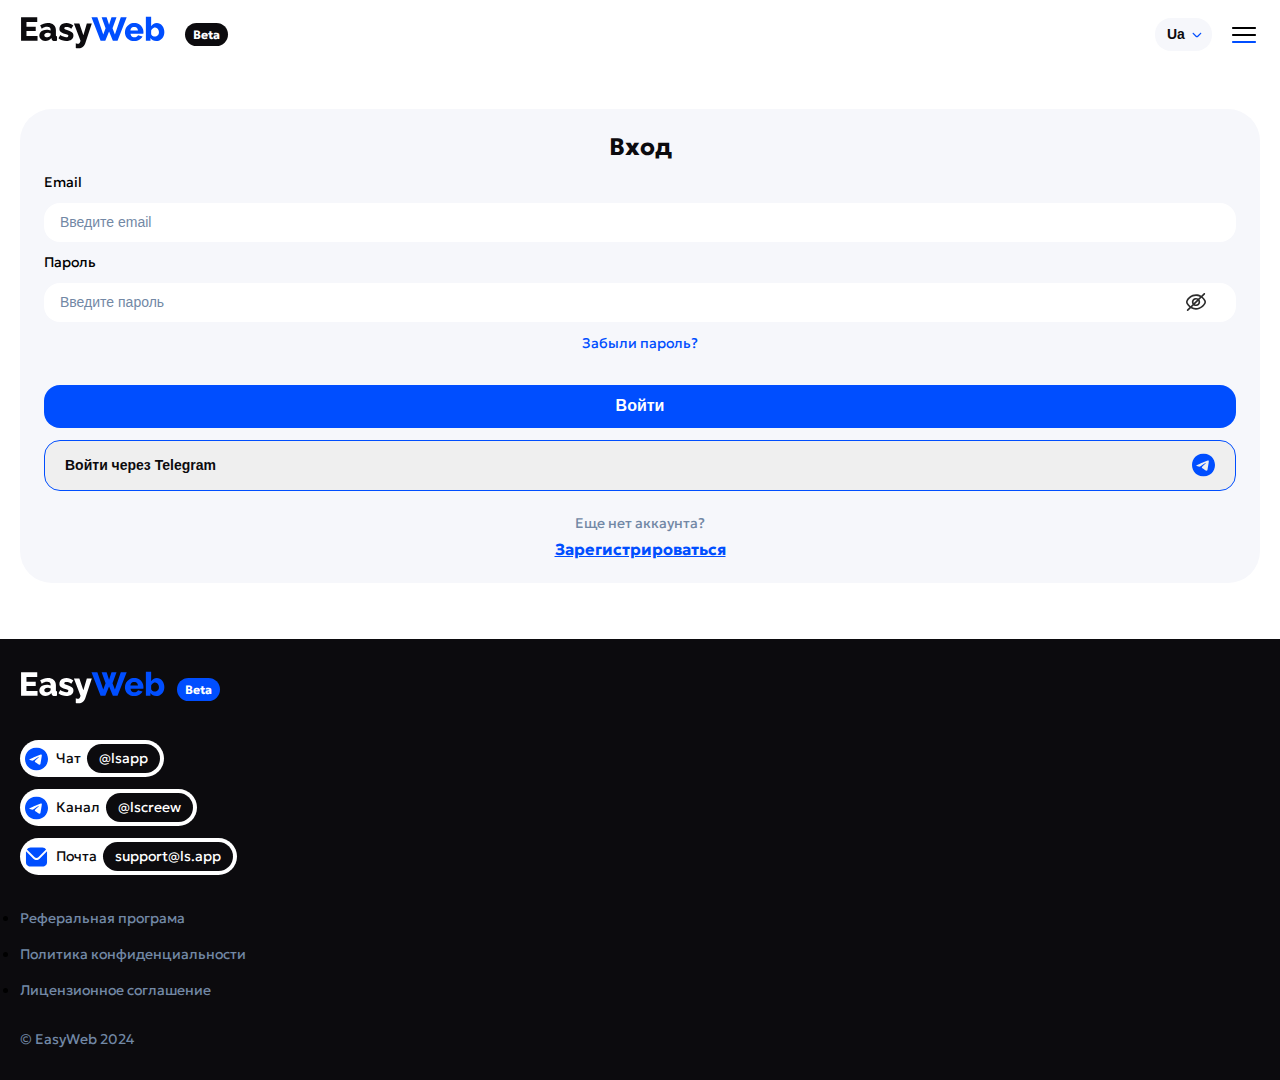
<file: pages/authorization.html>
<!DOCTYPE html>
<html lang="ru" class="page">
<head>
  <meta charset="UTF-8">
  <meta name="viewport" content="width=device-width, initial-scale=1.0">
  <link rel="preconnect" href="https://fonts.googleapis.com">
  <link rel="preconnect" href="https://fonts.gstatic.com" crossorigin>
  <link href="https://fonts.googleapis.com/css2?family=Geologica:wght@100..900&display=swap" rel="stylesheet">
  <link rel="stylesheet" href="../styles/styles.css" />
  <title>EasyWeb Authorization</title>
</head>
<body class="page__body">
  <div class="reg-auth-container">
    <div class="container">
      <div class="reg-auth-container__content">
        <div class="top reg-auth-container__top">
          <div class="top__left-container">
            <div class="top__logo-betasign-container">
              <a href='#' class="logo">
                <img
                  class="logo__image"
                  src="../images/headerLogo.svg"
                  alt="Header Logo"
                >
              </a>
  
              <div class="top__beta-sign">
                Beta
              </div>
            </div>

            <ul class="top__desktop-list">
              <li class="top__desktop-item">
                <a href="../index.html#advantages" class="top__desktop-link">
                  Преимущества
                </a>
              </li>
    
              <li class="top__desktop-item">
                <a href="../index.html#rates" class="top__desktop-link">
                  Тарифы
                </a>
              </li>
    
              <li class="top__desktop-item">
                <a href="../index.html#faq" class="top__desktop-link">
                  FAQ
                </a>
              </li>
            </ul>
          </div>

          <button class="top__select-language-button">
            <span class="top__text-lang">Ua</span>

            <div class="icon icon--language-arrow"></div>
          </button>

          <a href="#menu" class="icon icon--menu"></a>

          <div class="top__enter-registration-buttons-container">
            <a href="authorization.html" class="button button--white">
              Вход
            </a>
  
            <a href="registration.html" class="button button--blue">
              Регистрация
            </a>
          </div>
        </div>

        <div class="grid-cover">
          <div class="reg-auth-container__image-form-container">
            <div class="reg-auth-container__form-container">
              <h1 class="reg-auth-container__form-title">
                Вход
              </h1>

              <form
                class="reg-auth-container__form"
                action="/"
                method="post"
              >
                <label
                  class="reg-auth-container__label"
                >
                  Email
                  <input
                    type="email"
                    class="reg-auth-container__field form-field"
                    placeholder="Введите email"
                    name="email"
                    autocomplete="off"
                    required
                  >
                </label>

                <label
                  class="reg-auth-container__label"
                >
                  Пароль

                  <div class="reg-auth-container__password-filed-container">
                    <div class="reg-auth-container__password-eye icon icon--form-password-eye"></div>

                    <input
                      type="password"
                      class="reg-auth-container__field form-field"
                      placeholder="Введите пароль"
                      name="password"
                      autocomplete="off"
                      pattern="[а-яА-Яa-zA-Z]{4,100}"
                      required
                    >
                  </div>
                </label>

                <label
                  class="reg-auth-container__label"
                >
                  <a
                    class="reg-auth-container__enter-reg-link reg-auth-container__enter-reg-link--forgot-password"
                    href="#"
                  >
                    Забыли пароль?
                  </a>
                </label>

                <button class="button button--reg-button">
                  Войти
                </button>
              </form>

              <button class="button button--enter-telegram">
                <span class="reg-auth-container__telegram-button-content">Войти через Telegram</span>

                <div class="icon icon--telegram">
              </button>

              <p class="reg-auth-container__have-account">
                Еще нет аккаунта?
              </p>

              <a class="reg-auth-container__enter-reg-link" href="registration.html">
                Зарегистрироваться
              </a>
            </div>

            <div class="reg-auth-container__image-container reg-auth-container__image-container--desktop">
              <img
                src="../images/header-desktop-mackbook.jpg"
                alt="Mobile Mackbook"
                class="reg-auth-container__image"
              >
            </div>
          </div>
        </div>
      </div>
    </div>
  </div>

  <nav id="menu" class="menu page__menu">
    <div class="container">
      <div class="menu__content">
        <div class="top menu__top">
          <div class="top__left-container">
            <div class="top__logo-betasign-container">
              <a href='#' class="logo">
                <img
                  class="logo__image"
                  src="../images/headerLogo.svg"
                  alt="Header Logo"
                >
              </a>
  
              <div class="top__beta-sign">
                Beta
              </div>
            </div>
          </div>

          <button class="top__select-language-button">
            <span class="top__text-lang">Ua</span>

            <div class="icon icon--language-arrow"></div>
          </button>

          <a href="#" class="icon icon--cross"></a>
        </div>

        <ul class="menu__list">
          <li class="menu__item">
            <a href="../index.html#advantages" class="menu__link">
              Преимущества
            </a>
          </li>

          <li class="menu__item">
            <a href="../index.html#rates" class="menu__link">
              Тарифы
            </a>
          </li>

          <li class="menu__item">
            <a href="../index.html#faq" class="menu__link">
              FAQ
            </a>
          </li>

          <li class="menu__item">
            <a href="../index.html#contacts" class="menu__link">
              Контакты
            </a>
          </li>
        </ul>

        <div class="menu__enter-registration-buttons-container">
          <a href="authorization.html" class="button button--white">
            Вход
          </a>

          <a href="registration.html" class="button button--blue">
            Регистрация
          </a>
        </div>
      </div>
    </div>
  </nav>

  <footer class="footer">
    <div class="container">
      <div class="footer__content">
        <div class="footer__logo-contacts-container">
          <div class="footer__logo-container">
            <a href='#' class="logo">
              <img
                class="logo__image"
                src="../images/footerLogo.svg"
                alt="Header Logo"
              >
            </a>

            <div class="footer__beta-sign">
              Beta
            </div>
          </div>

          <div id="contacts" class="footer__contacts-container">
            <div class="footer__contact-container">
              <div class="footer__contact">
                <div class="footer__left-part">
                  <div class="icon icon--telegram"></div>

                  <div class="footer__contact-title">
                    Чат
                  </div>
                </div>
  
                <div class="footer__right-part">
                  <a href="#" class="footer__contact-link">
                    @lsapp
                  </a>
                </div>
              </div>
            </div>
  
            <div class="footer__contact-container">
              <div class="footer__contact">
                <div class="footer__left-part">
                  <div class="icon icon--telegram"></div>

                  <div class="footer__contact-title">
                    Канал
                  </div>
                </div>
  
                <div class="footer__right-part">
                  <a href="#" class="footer__contact-link">
                    @lscreew
                  </a>
                </div>
              </div>
            </div>

            <div class="footer__contact-container">
              <div class="footer__contact">
                <div class="footer__left-part">
                  <div class="icon icon--mail"></div>

                  <div class="footer__contact-title">
                    Почта
                  </div>
                </div>
  
                <div class="footer__right-part">
                  <a href="mailto: www.support@ls.app" class="footer__contact-link">
                    support@ls.app
                  </a>
                </div>
              </div>
            </div>
          </div>
        </div>

        <div class="footer__copyright-moreinfo-container">
          <div class="footer__moreinfo-container footer__moreinfo-container--mobile">
            <ul class="footer__moreinfo-list">
              <li class="footer__moreinfo-item">
                <a href="#" class="footer__moreinfo-link">
                  Реферальная програма
                </a>
              </li>
  
              <li class="footer__moreinfo-item">
                <a href="#" class="footer__moreinfo-link">
                  Политика конфиденциальности
                </a>
              </li>

              <li class="footer__moreinfo-item">
                <a href="#" class="footer__moreinfo-link">
                  Лицензионное соглашение
                </a>
              </li>
            </ul>
          </div>

          <div class="footer__copyright-container footer__copyright-container--mobile">
            &copy; EasyWeb 2024
          </div>

          <div class="footer__copyright-container footer__copyright-container--desktop">
            &copy; EasyWeb 2024
          </div>

          <div class="footer__moreinfo-container footer__moreinfo-container--desktop">
            <ul class="footer__moreinfo-list">
              <li class="footer__moreinfo-item">
                <a href="#" class="footer__moreinfo-link">
                  Реферальная програма
                </a>
              </li>
  
              <li class="footer__moreinfo-item">
                <a href="#" class="footer__moreinfo-link">
                  Политика конфиденциальности
                </a>
              </li>

              <li class="footer__moreinfo-item">
                <a href="#" class="footer__moreinfo-link">
                  Лицензионное соглашение
                </a>
              </li>
            </ul>
          </div>
        </div>
      </div>
    </div>
  </footer>
</body>
</html>
</file>
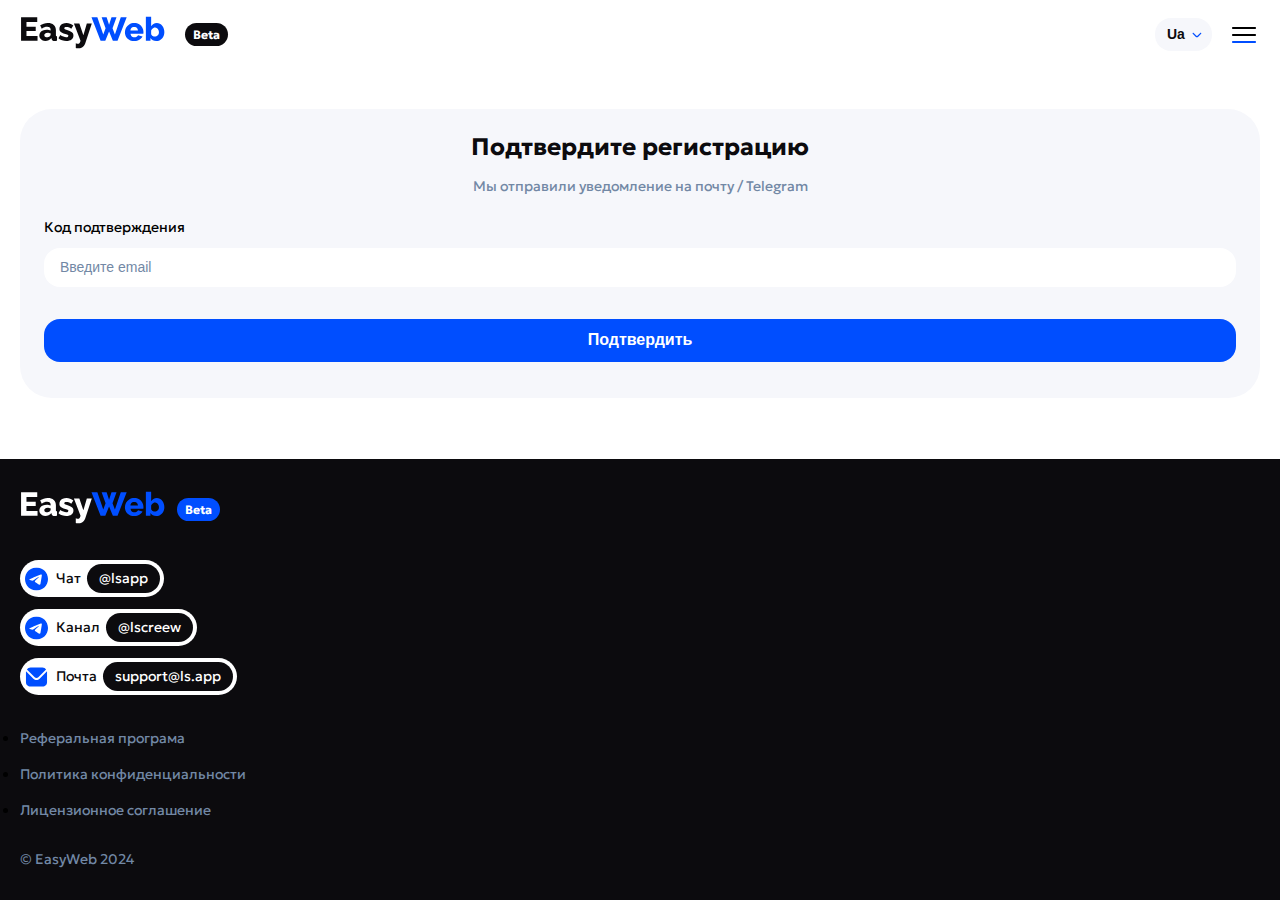
<file: pages/confirm-registration.html>
<!DOCTYPE html>
<html lang="ru" class="page">
<head>
  <meta charset="UTF-8">
  <meta name="viewport" content="width=device-width, initial-scale=1.0">
  <link rel="preconnect" href="https://fonts.googleapis.com">
  <link rel="preconnect" href="https://fonts.gstatic.com" crossorigin>
  <link href="https://fonts.googleapis.com/css2?family=Geologica:wght@100..900&display=swap" rel="stylesheet">
  <link rel="stylesheet" href="../styles/styles.css" />
  <title>EasyWeb Authorization</title>
</head>
<body class="page__body">
  <div class="reg-auth-container">
    <div class="container">
      <div class="reg-auth-container__content">
        <div class="top reg-auth-container__top">
          <div class="top__left-container">
            <div class="top__logo-betasign-container">
              <a href='#' class="logo">
                <img
                  class="logo__image"
                  src="../images/headerLogo.svg"
                  alt="Header Logo"
                >
              </a>
  
              <div class="top__beta-sign">
                Beta
              </div>
            </div>

            <ul class="top__desktop-list">
              <li class="top__desktop-item">
                <a href="../index.html#advantages" class="top__desktop-link">
                  Преимущества
                </a>
              </li>
    
              <li class="top__desktop-item">
                <a href="../index.html#rates" class="top__desktop-link">
                  Тарифы
                </a>
              </li>
    
              <li class="top__desktop-item">
                <a href="../index.html#faq" class="top__desktop-link">
                  FAQ
                </a>
              </li>
            </ul>
          </div>

          <button class="top__select-language-button">
            <span class="top__text-lang">Ua</span>

            <div class="icon icon--language-arrow"></div>
          </button>

          <a href="#menu" class="icon icon--menu"></a>

          <div class="top__enter-registration-buttons-container">
            <a href="authorization.html" class="button button--white">
              Вход
            </a>
  
            <a href="registration.html" class="button button--blue">
              Регистрация
            </a>
          </div>
        </div>

        <div class="grid-cover">
          <div class="reg-auth-container__image-form-container">
            <div class="reg-auth-container__form-container">
              <h1 class="reg-auth-container__form-title reg-auth-container__form-title--confirm-reg">
                Подтвердите регистрацию
              </h1>

              <p class="reg-auth-container__have-account reg-auth-container__have-account--confirm-reg">
                Мы отправили уведомление на почту / Telegram
              </p>

              <form
                class="reg-auth-container__form"
                action="/"
                method="post"
              >
                <label
                  class="reg-auth-container__label"
                >
                  Код подтверждения
                  <input
                    type="text"
                    class="reg-auth-container__field form-field"
                    placeholder="Введите email"
                    name="email"
                    autocomplete="off"
                    required
                  >
                </label>

                <button class="button button--reg-button">
                  Подтвердить
                </button>
              </form>
            </div>

            <div class="reg-auth-container__image-container reg-auth-container__image-container--desktop">
              <img
                src="../images/header-desktop-mackbook.jpg"
                alt="Mobile Mackbook"
                class="reg-auth-container__image"
              >
            </div>
          </div>
        </div>
      </div>
    </div>
  </div>

  <nav id="menu" class="menu page__menu">
    <div class="container">
      <div class="menu__content">
        <div class="top menu__top">
          <div class="top__left-container">
            <div class="top__logo-betasign-container">
              <a href='#' class="logo">
                <img
                  class="logo__image"
                  src="../images/headerLogo.svg"
                  alt="Header Logo"
                >
              </a>
  
              <div class="top__beta-sign">
                Beta
              </div>
            </div>
          </div>

          <button class="top__select-language-button">
            <span class="top__text-lang">Ua</span>

            <div class="icon icon--language-arrow"></div>
          </button>

          <a href="#" class="icon icon--cross"></a>
        </div>

        <ul class="menu__list">
          <li class="menu__item">
            <a href="../index.html#advantages" class="menu__link">
              Преимущества
            </a>
          </li>

          <li class="menu__item">
            <a href="../index.html#rates" class="menu__link">
              Тарифы
            </a>
          </li>

          <li class="menu__item">
            <a href="../index.html#faq" class="menu__link">
              FAQ
            </a>
          </li>

          <li class="menu__item">
            <a href="../index.html#contacts" class="menu__link">
              Контакты
            </a>
          </li>
        </ul>

        <div class="menu__enter-registration-buttons-container">
          <a href="authorization.html" class="button button--white">
            Вход
          </a>

          <a href="registration.html" class="button button--blue">
            Регистрация
          </a>
        </div>
      </div>
    </div>
  </nav>

  <footer class="footer">
    <div class="container">
      <div class="footer__content">
        <div class="footer__logo-contacts-container">
          <div class="footer__logo-container">
            <a href='#' class="logo">
              <img
                class="logo__image"
                src="../images/footerLogo.svg"
                alt="Header Logo"
              >
            </a>

            <div class="footer__beta-sign">
              Beta
            </div>
          </div>

          <div id="contacts" class="footer__contacts-container">
            <div class="footer__contact-container">
              <div class="footer__contact">
                <div class="footer__left-part">
                  <div class="icon icon--telegram"></div>

                  <div class="footer__contact-title">
                    Чат
                  </div>
                </div>
  
                <div class="footer__right-part">
                  <a href="#" class="footer__contact-link">
                    @lsapp
                  </a>
                </div>
              </div>
            </div>
  
            <div class="footer__contact-container">
              <div class="footer__contact">
                <div class="footer__left-part">
                  <div class="icon icon--telegram"></div>

                  <div class="footer__contact-title">
                    Канал
                  </div>
                </div>
  
                <div class="footer__right-part">
                  <a href="#" class="footer__contact-link">
                    @lscreew
                  </a>
                </div>
              </div>
            </div>

            <div class="footer__contact-container">
              <div class="footer__contact">
                <div class="footer__left-part">
                  <div class="icon icon--mail"></div>

                  <div class="footer__contact-title">
                    Почта
                  </div>
                </div>
  
                <div class="footer__right-part">
                  <a href="mailto: www.support@ls.app" class="footer__contact-link">
                    support@ls.app
                  </a>
                </div>
              </div>
            </div>
          </div>
        </div>

        <div class="footer__copyright-moreinfo-container">
          <div class="footer__moreinfo-container footer__moreinfo-container--mobile">
            <ul class="footer__moreinfo-list">
              <li class="footer__moreinfo-item">
                <a href="#" class="footer__moreinfo-link">
                  Реферальная програма
                </a>
              </li>
  
              <li class="footer__moreinfo-item">
                <a href="#" class="footer__moreinfo-link">
                  Политика конфиденциальности
                </a>
              </li>

              <li class="footer__moreinfo-item">
                <a href="#" class="footer__moreinfo-link">
                  Лицензионное соглашение
                </a>
              </li>
            </ul>
          </div>

          <div class="footer__copyright-container footer__copyright-container--mobile">
            &copy; EasyWeb 2024
          </div>

          <div class="footer__copyright-container footer__copyright-container--desktop">
            &copy; EasyWeb 2024
          </div>

          <div class="footer__moreinfo-container footer__moreinfo-container--desktop">
            <ul class="footer__moreinfo-list">
              <li class="footer__moreinfo-item">
                <a href="#" class="footer__moreinfo-link">
                  Реферальная програма
                </a>
              </li>
  
              <li class="footer__moreinfo-item">
                <a href="#" class="footer__moreinfo-link">
                  Политика конфиденциальности
                </a>
              </li>

              <li class="footer__moreinfo-item">
                <a href="#" class="footer__moreinfo-link">
                  Лицензионное соглашение
                </a>
              </li>
            </ul>
          </div>
        </div>
      </div>
    </div>
  </footer>
</body>
</html>
</file>
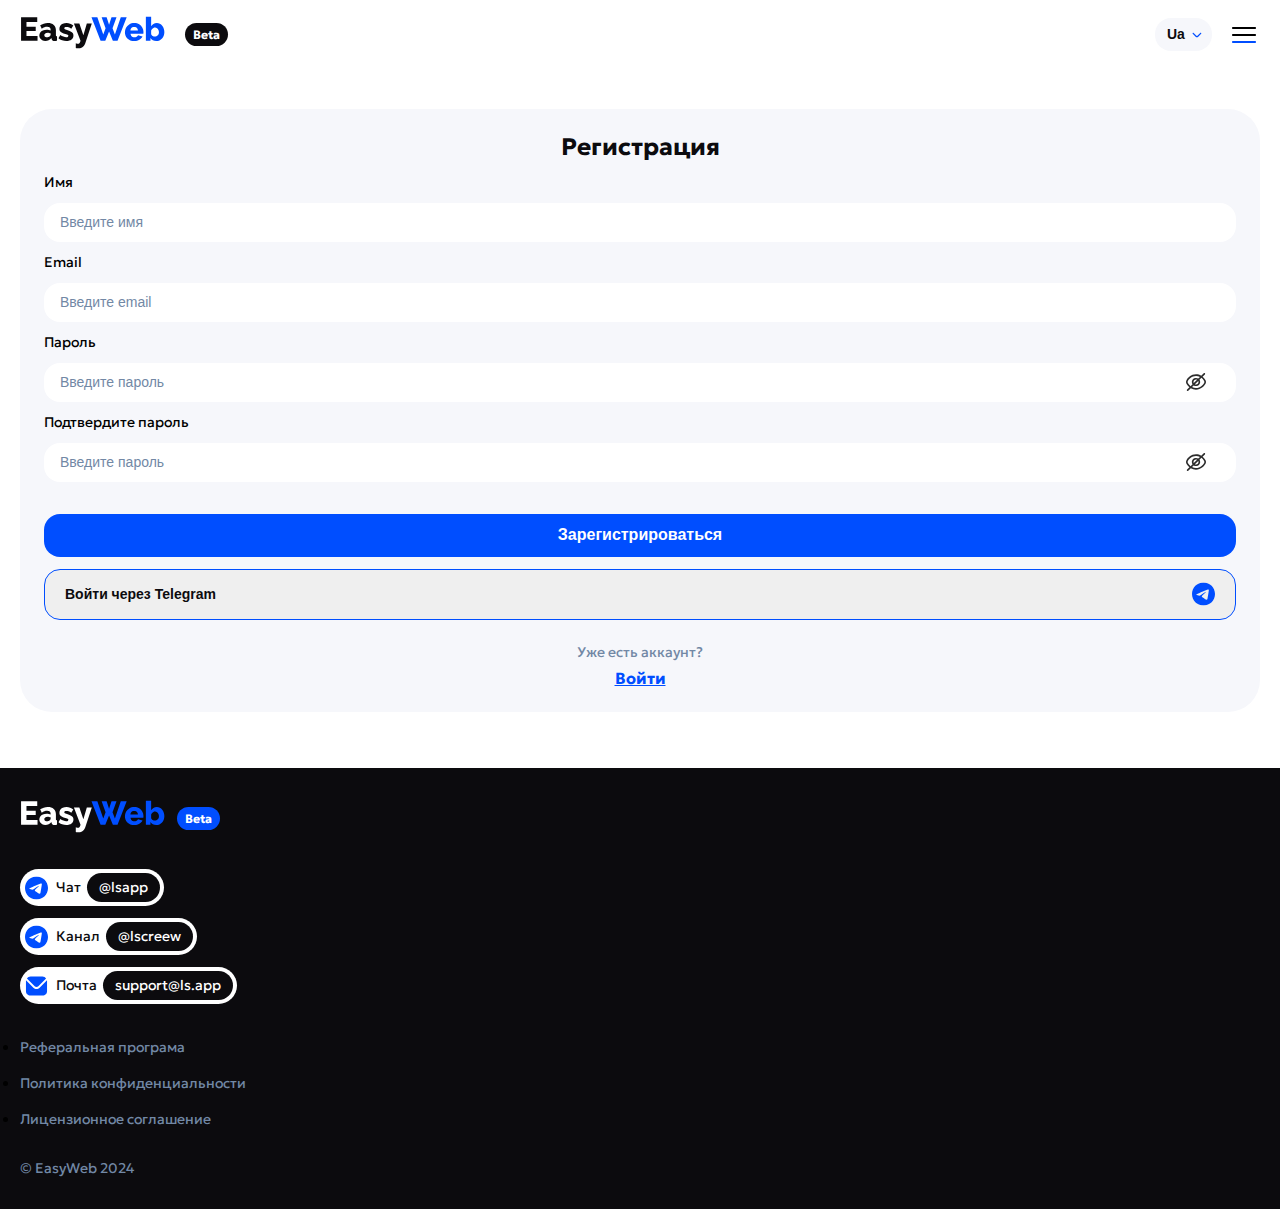
<file: pages/registration.html>
<!DOCTYPE html>
<html lang="ru" class="page">
<head>
  <meta charset="UTF-8">
  <meta name="viewport" content="width=device-width, initial-scale=1.0">
  <link rel="preconnect" href="https://fonts.googleapis.com">
  <link rel="preconnect" href="https://fonts.gstatic.com" crossorigin>
  <link href="https://fonts.googleapis.com/css2?family=Geologica:wght@100..900&display=swap" rel="stylesheet">
  <link rel="stylesheet" href="../styles/styles.css" />
  <title>EasyWeb Registration</title>
</head>
<body class="page__body">
  <div class="reg-auth-container">
    <div class="container">
      <div class="reg-auth-container__content">
        <div class="top reg-auth-container__top">
          <div class="top__left-container">
            <div class="top__logo-betasign-container">
              <a href='#' class="logo">
                <img
                  class="logo__image"
                  src="../images/headerLogo.svg"
                  alt="Header Logo"
                >
              </a>
  
              <div class="top__beta-sign">
                Beta
              </div>
            </div>

            <ul class="top__desktop-list">
              <li class="top__desktop-item">
                <a href="../index.html#advantages" class="top__desktop-link">
                  Преимущества
                </a>
              </li>
    
              <li class="top__desktop-item">
                <a href="../index.html#rates" class="top__desktop-link">
                  Тарифы
                </a>
              </li>
    
              <li class="top__desktop-item">
                <a href="../index.html#faq" class="top__desktop-link">
                  FAQ
                </a>
              </li>
            </ul>
          </div>

          <button class="top__select-language-button">
            <span class="top__text-lang">Ua</span>

            <div class="icon icon--language-arrow"></div>
          </button>

          <a href="#menu" class="icon icon--menu"></a>

          <div class="top__enter-registration-buttons-container">
            <a href="authorization.html" class="button button--white">
              Вход
            </a>
  
            <a href="registration.html" class="button button--blue">
              Регистрация
            </a>
          </div>
        </div>

        <div class="grid-cover">
          <div class="reg-auth-container__image-form-container">
            <div class="reg-auth-container__form-container">
              <h1 class="reg-auth-container__form-title">
                Регистрация
              </h1>

              <form
                class="reg-auth-container__form"
                action="/"
                method="post"
              >
                <label
                  class="reg-auth-container__label"
                >
                  Имя
                  
                  <input
                    type="text"
                    class="reg-auth-container__field form-field"
                    placeholder="Введите имя"
                    name="name"
                    autocomplete="off"
                    pattern="[а-яА-Яa-zA-Z]{3,10}"
                    required
                  >
                </label>

                <label
                  class="reg-auth-container__label"
                >
                  Email

                  <input
                    type="email"
                    class="reg-auth-container__field form-field"
                    placeholder="Введите email"
                    name="email"
                    autocomplete="off"
                    required
                  >
                </label>

                <label
                  class="reg-auth-container__label"
                >
                  Пароль

                  <div class="reg-auth-container__password-filed-container">
                    <div class="reg-auth-container__password-eye icon icon--form-password-eye"></div>

                    <input
                      type="password"
                      class="reg-auth-container__field form-field"
                      placeholder="Введите пароль"
                      name="password"
                      autocomplete="off"
                      pattern="[а-яА-Яa-zA-Z]{4,100}"
                      required
                    >
                  </div>
                </label>

                <label
                  class="reg-auth-container__label"
                >
                  Подтвердите пароль

                  <div class="reg-auth-container__password-filed-container">
                    <div class="reg-auth-container__password-eye icon icon--form-password-eye"></div>

                    <input
                      type="password"
                      class="reg-auth-container__field form-field"
                      placeholder="Введите пароль"
                      name="repeat-passsword"
                      autocomplete="off"
                      pattern="[а-яА-Яa-zA-Z]{4,100}"
                      required
                    >
                  </div>
                </label>

                <button class="button button--reg-button">
                  Зарегистрироваться
                </button>
              </form>

              <button class="button button--enter-telegram">
                <span class="reg-auth-container__telegram-button-content">Войти через Telegram</span>

                <div class="icon icon--telegram">
              </button>

              <p class="reg-auth-container__have-account">
                Уже есть аккаунт?
              </p>

              <a class="reg-auth-container__enter-reg-link" href="authorization.html">
                Войти
              </a>
            </div>

            <div class="reg-auth-container__image-container reg-auth-container__image-container--desktop">
              <img
                src="../images/header-desktop-mackbook.jpg"
                alt="Mobile Mackbook"
                class="reg-auth-container__image"
              >
            </div>
          </div>
        </div>
      </div>
    </div>
  </div>

  <nav id="menu" class="menu page__menu">
    <div class="container">
      <div class="menu__content">
        <div class="top menu__top">
          <div class="top__left-container">
            <div class="top__logo-betasign-container">
              <a href='#' class="logo">
                <img
                  class="logo__image"
                  src="../images/headerLogo.svg"
                  alt="Header Logo"
                >
              </a>
  
              <div class="top__beta-sign">
                Beta
              </div>
            </div>
          </div>

          <button class="top__select-language-button">
            <span class="top__text-lang">Ua</span>

            <div class="icon icon--language-arrow"></div>
          </button>

          <a href="#" class="icon icon--cross"></a>
        </div>

        <ul class="menu__list">
          <li class="menu__item">
            <a href="../index.html#advantages" class="menu__link">
              Преимущества
            </a>
          </li>

          <li class="menu__item">
            <a href="../index.html#rates" class="menu__link">
              Тарифы
            </a>
          </li>

          <li class="menu__item">
            <a href="../index.html#faq" class="menu__link">
              FAQ
            </a>
          </li>

          <li class="menu__item">
            <a href="../index.html#contacts" class="menu__link">
              Контакты
            </a>
          </li>
        </ul>

        <div class="menu__enter-registration-buttons-container">
          <a href="authorization.html" class="button button--white">
            Вход
          </a>

          <a href="registration.html" class="button button--blue">
            Регистрация
          </a>
        </div>
      </div>
    </div>
  </nav>

  <footer class="footer">
    <div class="container">
      <div class="footer__content">
        <div class="footer__logo-contacts-container">
          <div class="footer__logo-container">
            <a href='#' class="logo">
              <img
                class="logo__image"
                src="../images/footerLogo.svg"
                alt="Header Logo"
              >
            </a>

            <div class="footer__beta-sign">
              Beta
            </div>
          </div>

          <div id="contacts" class="footer__contacts-container">
            <div class="footer__contact-container">
              <div class="footer__contact">
                <div class="footer__left-part">
                  <div class="icon icon--telegram"></div>

                  <div class="footer__contact-title">
                    Чат
                  </div>
                </div>
  
                <div class="footer__right-part">
                  <a href="#" class="footer__contact-link">
                    @lsapp
                  </a>
                </div>
              </div>
            </div>
  
            <div class="footer__contact-container">
              <div class="footer__contact">
                <div class="footer__left-part">
                  <div class="icon icon--telegram"></div>

                  <div class="footer__contact-title">
                    Канал
                  </div>
                </div>
  
                <div class="footer__right-part">
                  <a href="#" class="footer__contact-link">
                    @lscreew
                  </a>
                </div>
              </div>
            </div>

            <div class="footer__contact-container">
              <div class="footer__contact">
                <div class="footer__left-part">
                  <div class="icon icon--mail"></div>

                  <div class="footer__contact-title">
                    Почта
                  </div>
                </div>
  
                <div class="footer__right-part">
                  <a href="mailto: www.support@ls.app" class="footer__contact-link">
                    support@ls.app
                  </a>
                </div>
              </div>
            </div>
          </div>
        </div>

        <div class="footer__copyright-moreinfo-container">
          <div class="footer__moreinfo-container footer__moreinfo-container--mobile">
            <ul class="footer__moreinfo-list">
              <li class="footer__moreinfo-item">
                <a href="#" class="footer__moreinfo-link">
                  Реферальная програма
                </a>
              </li>
  
              <li class="footer__moreinfo-item">
                <a href="#" class="footer__moreinfo-link">
                  Политика конфиденциальности
                </a>
              </li>

              <li class="footer__moreinfo-item">
                <a href="#" class="footer__moreinfo-link">
                  Лицензионное соглашение
                </a>
              </li>
            </ul>
          </div>

          <div class="footer__copyright-container footer__copyright-container--mobile">
            &copy; EasyWeb 2024
          </div>

          <div class="footer__copyright-container footer__copyright-container--desktop">
            &copy; EasyWeb 2024
          </div>

          <div class="footer__moreinfo-container footer__moreinfo-container--desktop">
            <ul class="footer__moreinfo-list">
              <li class="footer__moreinfo-item">
                <a href="#" class="footer__moreinfo-link">
                  Реферальная програма
                </a>
              </li>
  
              <li class="footer__moreinfo-item">
                <a href="#" class="footer__moreinfo-link">
                  Политика конфиденциальности
                </a>
              </li>

              <li class="footer__moreinfo-item">
                <a href="#" class="footer__moreinfo-link">
                  Лицензионное соглашение
                </a>
              </li>
            </ul>
          </div>
        </div>
      </div>
    </div>
  </footer>
</body>
</html>
</file>
<file: styles/styles.css>
.page {
  scroll-behavior: smooth;
  overflow-x: hidden;
}
@media (max-width: 345px) {
  .page {
    min-width: 344px;
  }
}
.page__body {
  margin: 0;
  padding: 0;
  font-family: Geologica, sans-serif;
  display: flex;
  flex-direction: column;
  justify-content: space-between;
  height: 100vh;
}
.page__header {
  margin-bottom: 120px;
}
@media (min-width: 1350px) {
  .page__header {
    margin-bottom: 174px;
  }
}
.page__menu {
  position: fixed;
  top: 0;
  left: 0;
  right: 0;
  transform: translateX(100%);
  transition: transform 0.3s;
}
.page__menu:target {
  transform: translateX(0);
}
.page:has(.page__menu:target) {
  overflow: hidden;
}
.page__about-easy-web {
  margin-bottom: 120px;
}
@media (min-width: 1350px) {
  .page__about-easy-web {
    margin-bottom: 128px;
  }
}
.page__advantages {
  margin-bottom: 120px;
}
@media (min-width: 1350px) {
  .page__advantages {
    margin-bottom: 160px;
  }
}
.page__rates {
  margin-bottom: 120px;
}
.page__benefit {
  margin-bottom: 120px;
}
.page__faq {
  margin-bottom: 120px;
}

.container {
  padding: 0 20px;
}
@media (min-width: 1350px) {
  .container {
    padding: 0 120px;
  }
}
@media (min-width: 1750px) {
  .container {
    padding: 0 392px;
  }
}

.logo__image {
  height: 33px;
}
@media (min-width: 1350px) {
  .logo__image {
    height: 38px;
  }
}

.icon {
  position: relative;
  display: block;
  background-position: center;
  background-repeat: no-repeat;
  background-size: contain;
  padding-bottom: 32px;
  width: 32px;
}
.icon--menu {
  background-image: url(../images/menu-icon.svg);
}
@media (min-width: 1350px) {
  .icon--menu {
    display: none;
  }
}
.icon--cross {
  background-image: url(../images/cross-icon.svg);
}
.icon--language-arrow {
  padding-bottom: 16px;
  width: 16px;
  background-image: url(../images/arrow-top-language.svg);
}
.icon--arrow-up {
  padding-bottom: 24px;
  width: 24px;
  background-image: url(../images/arrow-faq-up.svg);
}
.icon--arrow-down {
  padding-bottom: 24px;
  width: 24px;
  background-image: url(../images/arrow-faq-down.svg);
}
.icon--telegram {
  padding-bottom: 24px;
  width: 24px;
  background-image: url(../images/icon-telegram.svg);
}
.icon--mail {
  padding-bottom: 24px;
  width: 24px;
  background-image: url(../images/icon-mail.svg);
}
.icon--rate-check {
  padding-bottom: 16px;
  width: 16px;
  background-image: url(../images/icon-rate-check.svg);
}
.icon--rate-cross {
  padding-bottom: 16px;
  width: 16px;
  background-image: url(../images/icon-rate-cross.svg);
}
.icon--disable-left {
  padding-bottom: 24px;
  width: 24px;
  background-image: url(../images/left-disable-arrow.svg);
}
.icon--enable-left {
  padding-bottom: 24px;
  width: 24px;
  background-image: url(../images/left-enable-arrow2.svg);
}
.icon--disable-right {
  padding-bottom: 24px;
  width: 24px;
  background-image: url(../images/right-disable-arrow2.svg);
}
.icon--enable-right {
  padding-bottom: 24px;
  width: 24px;
  background-image: url(../images/right-enable-arrow.svg);
}
.icon--form-password-eye {
  width: 20px;
  padding-bottom: 18px;
  background-image: url(../images/form-password-eye.svg);
}

.button {
  text-decoration: none;
  cursor: pointer;
  display: flex;
  justify-content: center;
  align-items: center;
  font-size: 16px;
  font-weight: 700;
  padding: 12px 20px 13px 20px;
  border-radius: 16px;
}
.button--blue {
  background-color: #004EFF;
  color: #fff;
}
.button--reg-button {
  background-color: #004EFF;
  color: #fff;
  border: none;
  width: 100%;
}
.button--white {
  box-sizing: border-box;
  background-color: #fff;
  border: 1px solid #004EFF;
  color: #0C0B0E;
}
.button--enter-telegram {
  border: 1px solid #004EFF;
  width: 100%;
  justify-content: space-between;
  margin: 0 0 24px;
}

@media (min-width: 1350px) {
  .grid-cover {
    display: grid;
    grid-template-columns: repeat(12, 1fr);
    column-gap: 16px;
  }
}

.gray-block {
  padding: 24px;
  background-color: #F6F7FB;
  border-radius: 24px;
}
@media (min-width: 1350px) {
  .gray-block {
    padding: 32px;
    border-radius: 32px;
  }
}
.gray-block__image-title-container {
  display: flex;
}
.gray-block__image-title-container--flexrow {
  flex-direction: row;
  column-gap: 16px;
  align-items: center;
}
@media (min-width: 1350px) {
  .gray-block__image-title-container--flexrow {
    align-items: flex-start;
    flex-direction: column;
    row-gap: 16px;
  }
}
.gray-block__image-title-container--flexcol {
  align-items: flex-start;
  flex-direction: column;
  row-gap: 16px;
}
.gray-block__title-arrow-container {
  display: flex;
  align-items: center;
  justify-content: space-between;
}
.gray-block__image-container {
  width: 48px;
}
.gray-block__icon-image {
  width: 100%;
}
.gray-block__title-container {
  margin: 0;
  font-size: 18px;
  font-weight: 700;
  line-height: 22px;
  color: #0C0B0E;
}
@media (min-width: 1350px) {
  .gray-block__title-container {
    font-size: 24px;
    line-height: 29px;
  }
}
.gray-block__info {
  margin: 16px 0 0;
  color: #0C0B0E;
  font-size: 14px;
  font-weight: 400;
  line-height: 17px;
}
@media (min-width: 1350px) {
  .gray-block__info {
    font-size: 16px;
    line-height: 19px;
  }
}

.header__top {
  padding: 16px 0 56px 0;
}
@media (min-width: 1350px) {
  .header__top {
    padding: 24px 0 146px 0;
  }
}
@media (min-width: 1350px) {
  .header__image-info-container {
    grid-column: 1/13;
    position: relative;
    display: grid;
    grid-template-columns: repeat(12, 1fr);
    column-gap: 16px;
    align-items: center;
  }
}
.header__info-container {
  margin-bottom: 56px;
}
@media (min-width: 1350px) {
  .header__info-container {
    margin: 0;
    grid-column: 8/13;
  }
}
.header__info-title {
  margin: 0 0 16px;
  font-size: 32px;
  font-weight: 700;
  color: #0C0B0E;
  line-height: 38px;
}
@media (min-width: 1350px) {
  .header__info-title {
    font-size: 48px;
    line-height: 58px;
  }
}
.header__mobile-info-container {
  display: flex;
  justify-content: center;
}
@media (min-width: 1350px) {
  .header__mobile-info-container {
    display: none;
  }
}
.header__desktop-info-container {
  display: none;
}
@media (min-width: 1350px) {
  .header__desktop-info-container {
    display: block;
  }
}
.header__info {
  margin: 0 0 24px;
  font-size: 16px;
  font-weight: 400;
  line-height: 19px;
  color: #0C0B0E;
}
@media (min-width: 1350px) {
  .header__info {
    font-size: 20px;
    line-height: 24px;
    margin: 0 0 5px;
  }
}
@media (min-width: 1350px) {
  .header__image-container--mobile {
    display: none;
  }
}
.header__image-container--desktop {
  display: none;
}
@media (min-width: 1350px) {
  .header__image-container--desktop {
    display: block;
    grid-column: 1/8;
    position: absolute;
  }
}
.header__girl-image {
  width: 104px;
}
@media (min-width: 1350px) {
  .header__girl-image {
    width: 146px;
  }
}
.header__image {
  width: 100%;
}
.header__desktop-info-container {
  display: none;
}
@media (min-width: 1350px) {
  .header__desktop-info-container {
    display: block;
  }
}
.header__desktop-button-girlimage-container {
  display: flex;
  align-items: center;
  gap: 40px;
}

.menu {
  background-color: #fff;
  border-radius: 0 0 24px 24px;
  padding: 16px 0 31px 0;
}
@media (min-width: 1350px) {
  .menu {
    display: none;
  }
}
.menu__top {
  padding-bottom: 40px;
}
.menu__list {
  margin: 0 0 32px;
  padding: 0;
  list-style: none;
}
.menu__item {
  margin: 0 0 17px;
}
.menu__item:last-child {
  margin: 0;
}
.menu__link {
  text-decoration: none;
  color: #0C0B0E;
  font-size: 20px;
  font-weight: 400;
  line-height: 24px;
}
.menu__enter-registration-buttons-container {
  display: grid;
  grid-template-columns: 1fr 1fr;
  column-gap: 8px;
}

.top {
  display: grid;
  align-items: center;
  grid-template-columns: 1fr 57px 32px;
  column-gap: 16px;
}
@media (min-width: 1350px) {
  .top {
    grid-template-columns: 1fr 65px 202px;
    column-gap: 24px;
  }
}
.top__left-container {
  display: flex;
  align-items: center;
  column-gap: 40px;
}
.top__logo-betasign-container {
  display: flex;
  align-items: center;
  column-gap: 20px;
}
.top__beta-sign {
  color: #fff;
  background-color: #0C0B0E;
  padding: 4px 8px;
  border-radius: 24px;
  font-size: 12px;
  font-weight: 700;
}
@media (min-width: 1350px) {
  .top__beta-sign {
    font-size: 14px;
    padding: 6px 12px;
  }
}
.top__desktop-list {
  display: none;
}
@media (min-width: 1350px) {
  .top__desktop-list {
    padding: 0;
    margin: 0;
    list-style: none;
    display: flex;
    column-gap: 40px;
  }
}
.top__desktop-link {
  text-decoration: none;
  color: #0C0B0E;
  font-size: 16px;
  font-weight: 400;
  line-height: 19px;
}
.top__select-language-button {
  display: flex;
  justify-content: space-between;
  align-items: center;
  border: none;
  padding: 8px 8px 8px 12px;
  background-color: #F6F7FB;
  border-radius: 16px;
}
.top__text-lang {
  font-size: 14px;
  font-weight: 600;
  color: #0C0B0E;
  line-height: 17px;
}
.top__enter-registration-buttons-container {
  display: none;
}
@media (min-width: 1350px) {
  .top__enter-registration-buttons-container {
    display: flex;
    gap: 8px;
    align-items: center;
  }
}

.about-easy-web__title {
  margin: 0;
  font-size: 28px;
  font-weight: 700;
  line-height: 34px;
  text-align: center;
}
.about-easy-web__title--blue {
  color: #004EFF;
}
@media (min-width: 1350px) {
  .about-easy-web__title {
    font-size: 40px;
    line-height: 48px;
  }
}
.about-easy-web__carousel-container {
  margin-bottom: 120px;
}
@media (min-width: 1350px) {
  .about-easy-web__carousel-container {
    margin-bottom: 128px;
  }
}
.about-easy-web__title-arrows-container {
  margin-bottom: 32px;
}
@media (min-width: 1350px) {
  .about-easy-web__title-arrows-container {
    margin-bottom: 48px;
    display: flex;
    justify-content: space-between;
  }
}
.about-easy-web__arrows-container {
  display: none;
}
@media (min-width: 1350px) {
  .about-easy-web__arrows-container {
    display: flex;
    column-gap: 8px;
    align-items: center;
  }
}
.about-easy-web__arrow {
  cursor: pointer;
  border: none;
  padding: 8px;
  border-radius: 12px;
  background-color: #7288A5;
}
.about-easy-web__arrow--blue {
  background-color: #004EFF;
}
.about-easy-web__mobile-list {
  list-style: none;
  padding: 0;
  display: flex;
  flex-direction: column;
  row-gap: 16px;
}
@media (min-width: 1350px) {
  .about-easy-web__mobile-list {
    display: none;
  }
}
.about-easy-web__carousel-list {
  display: none;
}
@media (min-width: 1350px) {
  .about-easy-web__carousel-list {
    list-style: none;
    padding: 0;
    display: flex;
    flex-direction: row;
    width: 963px;
    overflow: hidden;
    margin: 0 auto;
  }
}
@media (min-width: 1350px) {
  .about-easy-web__carousel-item {
    margin: 0 12px;
  }
}
@media (min-width: 1350px) {
  .about-easy-web__block {
    width: 297px;
    box-sizing: border-box;
  }
}
@media (min-width: 1350px) {
  .about-easy-web__refferal-program-image-info-container {
    grid-column: 1/13;
    display: grid;
    grid-template-columns: repeat(12, 1fr);
    column-gap: 16px;
    align-items: center;
  }
}
.about-easy-web__refferal-program-image-container--mobile {
  margin-bottom: 32px;
}
@media (min-width: 1350px) {
  .about-easy-web__refferal-program-image-container--mobile {
    display: none;
  }
}
.about-easy-web__refferal-program-image-container--desktop {
  display: none;
}
@media (min-width: 1350px) {
  .about-easy-web__refferal-program-image-container--desktop {
    display: block;
    grid-column: 2/7;
  }
}
.about-easy-web__image {
  width: 100%;
}
@media (min-width: 1350px) {
  .about-easy-web__refferal-program-info-container {
    grid-column: 8/12;
  }
}
.about-easy-web__refferal-title {
  margin: 0 0 24px;
  font-size: 28px;
  font-weight: 700;
  line-height: 34px;
  color: #0C0B0E;
  text-align: center;
}
@media (min-width: 1350px) {
  .about-easy-web__refferal-title {
    margin: 0 0 32px;
    text-align: left;
    font-size: 40px;
    line-height: 48px;
  }
}
.about-easy-web__refferal-info {
  margin: 0 0 30px;
  color: #0C0B0E;
  font-size: 14px;
  font-weight: 400;
  line-height: 17px;
  text-align: center;
}
@media (min-width: 1350px) {
  .about-easy-web__refferal-info {
    text-align: left;
    font-size: 20px;
    line-height: 24px;
  }
}
.about-easy-web__refferal-sale-container {
  position: relative;
  margin: 0 auto 32px;
  width: 306px;
}
@media (min-width: 1350px) {
  .about-easy-web__refferal-sale-container {
    margin: 0 0 32px;
  }
}
.about-easy-web__smile-container {
  width: 72px;
  position: absolute;
  top: -15px;
  left: -9px;
}
.about-easy-web__sale-container {
  padding: 10px 20px 10px 0;
  border-radius: 24px;
  background-color: #0C0B0E;
  color: #fff;
  font-size: 18px;
  font-weight: 700;
  line-height: 22px;
  display: flex;
  justify-content: flex-end;
}
.about-easy-web__refferal-more-info {
  margin: 0;
  color: #7288A5;
  font-size: 14px;
  font-weight: 400;
  line-height: 17px;
  text-align: center;
}
.about-easy-web__refferal-more-info::before {
  content: "*";
}
@media (min-width: 1350px) {
  .about-easy-web__refferal-more-info {
    text-align: left;
    font-size: 16px;
    line-height: 19px;
  }
}

.advantages__title {
  margin: 0 0 32px;
  color: #0C0B0E;
  font-size: 28px;
  font-weight: 700;
  line-height: 34px;
  text-align: center;
}
@media (min-width: 1350px) {
  .advantages__title {
    font-size: 40px;
    line-height: 48px;
    margin: 0 0 48px;
  }
}
.advantages__blocks-container {
  display: flex;
  flex-direction: column;
  row-gap: 16px;
}
@media (min-width: 1350px) {
  .advantages__blocks-container {
    grid-column: 1/13;
    display: grid;
    grid-template-columns: repeat(12, 1fr);
    column-gap: 16px;
  }
}
@media (min-width: 1350px) {
  .advantages__block--1 {
    grid-column: 2/8;
  }
}
@media (min-width: 1350px) {
  .advantages__block--2 {
    grid-column: 8/12;
  }
}
@media (min-width: 1350px) {
  .advantages__block--3 {
    grid-column: 2/6;
  }
}
@media (min-width: 1350px) {
  .advantages__block--4 {
    grid-column: 6/12;
  }
}

@media (min-width: 1350px) {
  .rates__mobile-rates-container {
    display: none;
  }
}
.rates__title {
  margin: 0 0 32px;
  color: #0C0B0E;
  font-size: 28px;
  font-weight: 700;
  line-height: 34px;
  text-align: center;
}
@media (min-width: 1350px) {
  .rates__title {
    margin: 0;
    text-align: left;
    font-size: 40px;
    line-height: 48px;
  }
}
.rates__sales-container {
  display: grid;
  grid-template-columns: repeat(4, 1fr);
  justify-items: center;
  align-items: center;
  background-color: #F6F7FB;
  padding: 8px 0;
  border-radius: 16px;
  margin-bottom: 24px;
}
.rates__sales {
  display: flex;
  flex-direction: column;
  justify-content: center;
  align-items: center;
  padding: 0 16px;
  height: 52px;
}
.rates__sales--active {
  border: 1px solid #004EFF;
  border-radius: 12px;
}
.rates__about-sale {
  margin: 0;
  color: #0C0B0E;
  font-size: 14px;
  font-weight: 700;
  line-height: 17px;
}
@media (min-width: 1350px) {
  .rates__about-sale {
    font-size: 16px;
    line-height: 19px;
  }
}
.rates__about-sale--sale {
  color: #004EFF;
}
.rates__carousel {
  display: flex;
  flex-direction: column;
  align-items: center;
}
.rates__carousel-list {
  margin: 0 0 24px;
  padding: 0;
  list-style: none;
  display: flex;
  overflow: hidden;
  width: 292px;
}
.rates__carousel-item {
  margin: 0 6px;
}
.rates__rate-block {
  box-sizing: border-box;
  padding: 16px 20px;
  background-color: #F6F7FB;
  border-radius: 24px;
  width: 280px;
}
@media (min-width: 1350px) {
  .rates__rate-block {
    width: 100%;
  }
}
.rates__rate-title {
  font-size: 24px;
  font-weight: 700;
  line-height: 29px;
  text-align: center;
}
.rates__rate-title--top {
  margin: 0 0 16px;
}
.rates__rate-title--bottom {
  margin: 0;
}
.rates__rate-list {
  background-color: #fff;
  border-radius: 16px;
  margin: 0 0 16px;
  padding: 0;
  list-style: none;
}
.rates__rate-item {
  border-bottom: 1px solid #F6F7FB;
  padding: 12px;
  display: grid;
  grid-template-columns: 16px 1fr;
  column-gap: 24px;
  align-items: center;
}
.rates__rate-item:last-child {
  border: none;
}
@media (min-width: 1350px) {
  .rates__rate-item {
    display: flex;
    justify-content: center;
    padding: 14px;
  }
}
.rates__info {
  margin: 0;
  font-size: 14px;
  font-weight: 400;
  line-height: 17px;
  color: #7288A5;
}
@media (min-width: 1350px) {
  .rates__info {
    font-size: 16px;
    line-height: 19px;
  }
}
.rates__info--count {
  font-size: 16px;
  font-weight: 700;
  line-height: 19px;
  display: flex;
  align-items: center;
}
.rates__carousel-buttons {
  padding: 0;
  margin: 0 0 32px;
  list-style: none;
  display: flex;
  gap: 8px;
}
.rates__carousel-button {
  width: 16px;
  height: 16px;
  border-radius: 50%;
  border: none;
}
.rates__desktop-rates-container {
  display: none;
}
@media (min-width: 1350px) {
  .rates__desktop-rates-container {
    display: block;
    padding: 28px 28px 32px 32px;
    background-color: #F6F7FB;
    border-radius: 32px;
  }
}
.rates__title-sales-container {
  display: flex;
  justify-content: space-between;
  align-items: center;
  margin-bottom: 28px;
}
.rates__desktop-sales-container {
  display: flex;
  align-items: center;
  column-gap: 8px;
  padding: 4px;
  background-color: #fff;
  border-radius: 12px;
}
.rates__desktop-sales {
  display: flex;
  column-gap: 8px;
  padding: 6px 20px;
}
.rates__desktop-sales--active {
  border: 1px solid #004EFF;
  border-radius: 8px;
}
.rates__desktop-titles-rates-container {
  display: grid;
  grid-template-columns: 207px 1fr;
  column-gap: 15px;
  align-items: center;
}
.rates__left-info-list {
  margin: 0;
  padding: 0;
  list-style: none;
}
.rates__left-info-item {
  margin: 0 0 21px;
  padding: 0 14px;
}
.rates__left-info-item:last-child {
  margin: 0;
}
.rates__right-rate-blocks-container {
  display: flex;
  justify-content: space-between;
  align-items: center;
  column-gap: 16px;
}

.benefit__title-image-container {
  display: grid;
  grid-template-columns: 1fr 97px;
  align-items: center;
  margin-bottom: 17px;
}
@media (min-width: 1350px) {
  .benefit__title-image-container {
    display: flex;
    justify-content: center;
    align-items: center;
    margin-bottom: 32px;
  }
}
.benefit__title {
  margin: 0;
  color: #0C0B0E;
  font-size: 28px;
  font-weight: 700;
  line-height: 34px;
  text-align: center;
}
@media (min-width: 1350px) {
  .benefit__title {
    font-size: 40px;
    line-height: 48px;
  }
}
.benefit__title-image {
  width: 96px;
}
@media (min-width: 1350px) {
  .benefit__title-image {
    width: 128px;
  }
}
.benefit__image {
  width: 100%;
}
.benefit__blocks-container {
  display: flex;
  flex-direction: column;
  row-gap: 16px;
}
@media (min-width: 1350px) {
  .benefit__blocks-container {
    grid-column: 1/13;
    display: grid;
    grid-template-columns: repeat(12, 1fr);
    column-gap: 16px;
  }
}
@media (min-width: 1350px) {
  .benefit__block--1 {
    grid-column: 1/5;
  }
}
@media (min-width: 1350px) {
  .benefit__block--2 {
    grid-column: 5/9;
  }
}
@media (min-width: 1350px) {
  .benefit__block--3 {
    grid-column: 9/13;
  }
}

.faq__title {
  margin: 0 0 32px;
  color: #0C0B0E;
  font-size: 28px;
  font-weight: 700;
  line-height: 34px;
  text-align: center;
}
@media (min-width: 1350px) {
  .faq__title {
    font-size: 40px;
    line-height: 48px;
    text-align: left;
  }
}
.faq__blocks-container {
  display: flex;
  flex-direction: column;
  row-gap: 16px;
}

.reg-auth-container__top {
  padding: 16px 0 56px 0;
}
@media (min-width: 1350px) {
  .reg-auth-container__top {
    padding: 24px 0 146px 0;
  }
}
@media (min-width: 1350px) {
  .reg-auth-container__image-form-container {
    grid-column: 1/13;
    position: relative;
    display: grid;
    grid-template-columns: repeat(12, 1fr);
    column-gap: 16px;
    align-items: center;
  }
}
.reg-auth-container__form-container {
  padding: 24px;
  background-color: #F6F7FB;
  margin-bottom: 56px;
  border-radius: 32px;
  display: flex;
  flex-direction: column;
  align-items: center;
}
@media (min-width: 1350px) {
  .reg-auth-container__form-container {
    margin: 0;
    grid-column: 9/13;
  }
}
.reg-auth-container__form-title {
  margin: 0 0 12px;
  font-size: 24px;
  font-weight: 700;
  color: #0C0B0E;
  line-height: 29px;
  text-align: center;
}
.reg-auth-container__form-title--confirm-reg {
  margin: 0 0 16px;
}
.reg-auth-container__form {
  margin-bottom: 12px;
  width: 100%;
}
@media (min-width: 1350px) {
  .reg-auth-container__image-container--mobile {
    display: none;
  }
}
.reg-auth-container__image-container--desktop {
  display: none;
}
@media (min-width: 1350px) {
  .reg-auth-container__image-container--desktop {
    display: block;
    grid-column: 1/8;
    position: absolute;
  }
}
.reg-auth-container__image {
  width: 100%;
}
.reg-auth-container__desktop-info-container {
  display: none;
}
@media (min-width: 1350px) {
  .reg-auth-container__desktop-info-container {
    display: block;
  }
}
.reg-auth-container__desktop-button-girlimage-container {
  display: flex;
  align-items: center;
  gap: 40px;
}
.reg-auth-container__label {
  display: flex;
  flex-direction: column;
  row-gap: 12px;
  margin: 0 0 12px;
  font-size: 14px;
  font-weight: 400;
  line-height: 17px;
}
.reg-auth-container__label:last-of-type {
  margin: 0 0 32px;
}
.reg-auth-container__password-filed-container {
  position: relative;
}
.reg-auth-container__password-eye {
  position: absolute;
  right: 30px;
  top: 25%;
}
.reg-auth-container__telegram-button-content {
  color: #0C0B0E;
  font-size: 14px;
  font-weight: 700;
  line-height: 17px;
}
.reg-auth-container__have-account {
  margin: 0 0 8px;
  color: #7288A5;
  font-size: 14px;
  font-weight: 400;
  line-height: 17px;
  text-align: center;
}
.reg-auth-container__have-account--confirm-reg {
  margin: 0 0 24px;
}
.reg-auth-container__enter-reg-link {
  color: #004EFF;
  font-size: 16px;
  font-weight: 700;
  line-height: 19px;
}
.reg-auth-container__enter-reg-link--forgot-password {
  font-size: 14px;
  font-weight: 400;
  text-decoration: none;
  text-align: center;
}

.form-field {
  box-sizing: border-box;
  width: 100%;
  padding: 11px 0 11px 16px;
  font-size: 14px;
  font-weight: 400;
  line-height: 17px;
  border: none;
  border-radius: 16px;
  display: block;
}
.form-field::placeholder {
  color: #7288A5;
}
.form-field:focus {
  outline: none;
}
.form-field:focus::placeholder {
  color: transparent;
}
.form-field:not(:focus):not(:placeholder-shown):valid {
  color: #089214;
}
.form-field:not(:focus):not(:placeholder-shown):invalid {
  color: #d51d1d;
}

.footer {
  background-color: #0C0B0E;
  padding: 32px 0;
}
.footer__logo-contacts-container {
  margin-bottom: 32px;
}
@media (min-width: 1350px) {
  .footer__logo-contacts-container {
    margin-bottom: 33px;
    display: flex;
    justify-content: space-between;
    align-items: center;
  }
}
.footer__logo-container {
  display: flex;
  align-items: center;
  column-gap: 12px;
  margin-bottom: 32px;
}
@media (min-width: 1350px) {
  .footer__logo-container {
    margin: 0;
  }
}
.footer__beta-sign {
  color: #fff;
  background-color: #004EFF;
  padding: 4px 8px;
  border-radius: 24px;
  font-size: 12px;
  font-weight: 700;
}
@media (min-width: 1350px) {
  .footer__beta-sign {
    font-size: 14px;
    padding: 6px 12px;
    background-color: #fff;
    color: #0C0B0E;
  }
}
@media (min-width: 1350px) {
  .footer__contacts-container {
    margin: 0;
    display: flex;
    align-items: center;
    column-gap: 12px;
  }
}
.footer__contact-container {
  background-color: #fff;
  border-radius: 24px;
  padding: 4px;
  width: max-content;
  margin-bottom: 12px;
}
.footer__contact-container:last-child {
  margin: 0;
}
@media (min-width: 1350px) {
  .footer__contact-container {
    margin: 0;
  }
}
.footer__contact {
  display: flex;
  align-items: center;
  column-gap: 6px;
}
.footer__left-part {
  display: flex;
  align-items: center;
  column-gap: 8px;
}
.footer__contact-title {
  font-size: 14px;
  font-weight: 400;
  line-height: 17px;
  color: #0C0B0E;
}
@media (min-width: 1350px) {
  .footer__contact-title {
    font-size: 16px;
    line-height: 19px;
  }
}
.footer__right-part {
  border-radius: 24px;
  background-color: #0C0B0E;
  padding: 6px 12px;
  font-size: 14px;
  font-weight: 400;
  line-height: 17px;
}
@media (min-width: 1350px) {
  .footer__right-part {
    font-size: 16px;
    line-height: 19px;
  }
}
.footer__contact-link {
  color: #fff;
  text-decoration: none;
}
@media (min-width: 1350px) {
  .footer__copyright-moreinfo-container {
    display: flex;
    justify-content: space-between;
    align-items: center;
  }
}
.footer__moreinfo-container--mobile {
  margin-bottom: 32px;
}
@media (min-width: 1350px) {
  .footer__moreinfo-container--mobile {
    display: none;
  }
}
.footer__moreinfo-container--desktop {
  display: none;
}
@media (min-width: 1350px) {
  .footer__moreinfo-container--desktop {
    display: block;
  }
}
.footer__moreinfo-list {
  margin: 0;
  padding: 0;
}
@media (min-width: 1350px) {
  .footer__moreinfo-list {
    display: flex;
    align-items: center;
    column-gap: 72px;
  }
}
.footer__moreinfo-item {
  margin: 0 0 16px;
}
.footer__moreinfo-item:last-child {
  margin: 0;
}
.footer__moreinfo-link {
  text-decoration: none;
  color: #7288A5;
  font-size: 14px;
  font-weight: 400;
  line-height: 17px;
  border-bottom: 1px solid transparent;
  transition: border 0.5s;
}
.footer__moreinfo-link:hover {
  border-bottom: 1px solid #7288A5;
}
.footer__copyright-container {
  color: #7288A5;
  font-size: 14px;
  font-weight: 400;
  line-height: 17px;
}
@media (min-width: 1350px) {
  .footer__copyright-container--mobile {
    display: none;
  }
}
.footer__copyright-container--desktop {
  display: none;
}
@media (min-width: 1350px) {
  .footer__copyright-container--desktop {
    display: block;
  }
}

/*# sourceMappingURL=styles.css.map */
</file>
